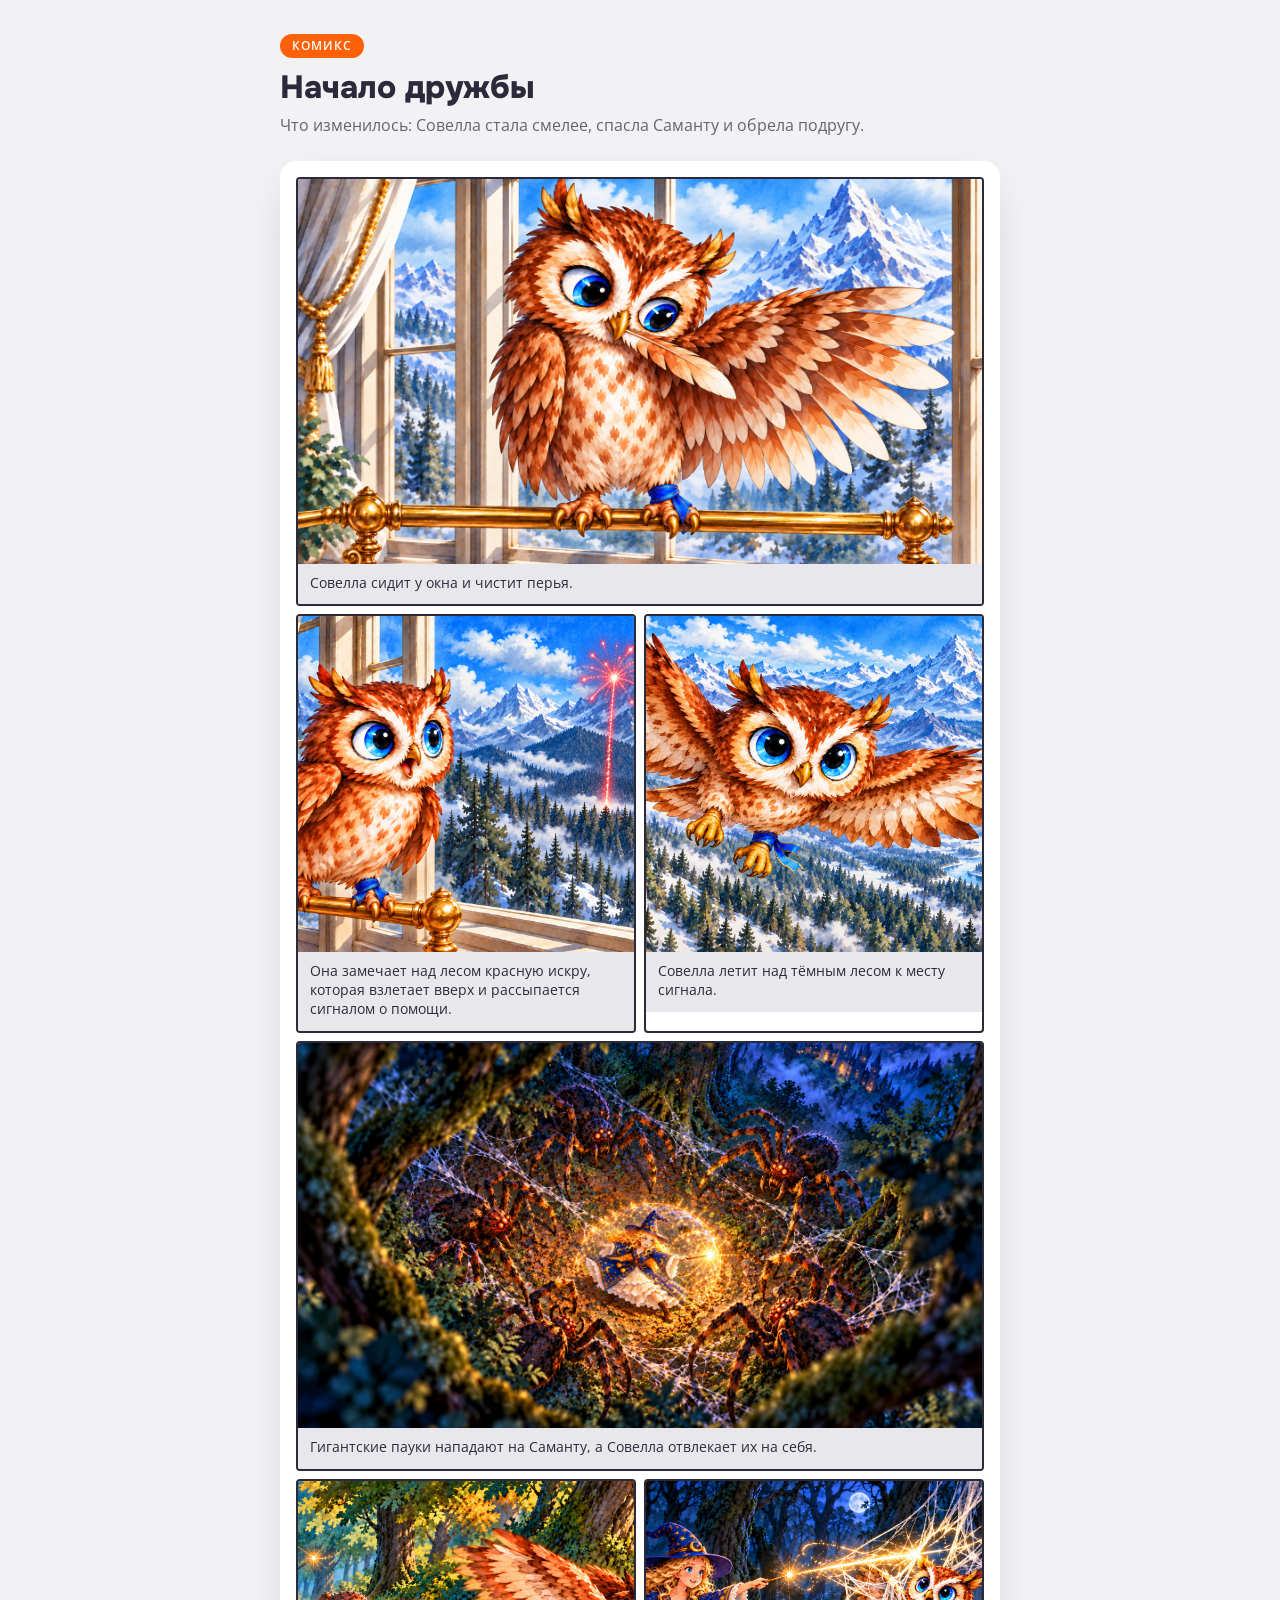
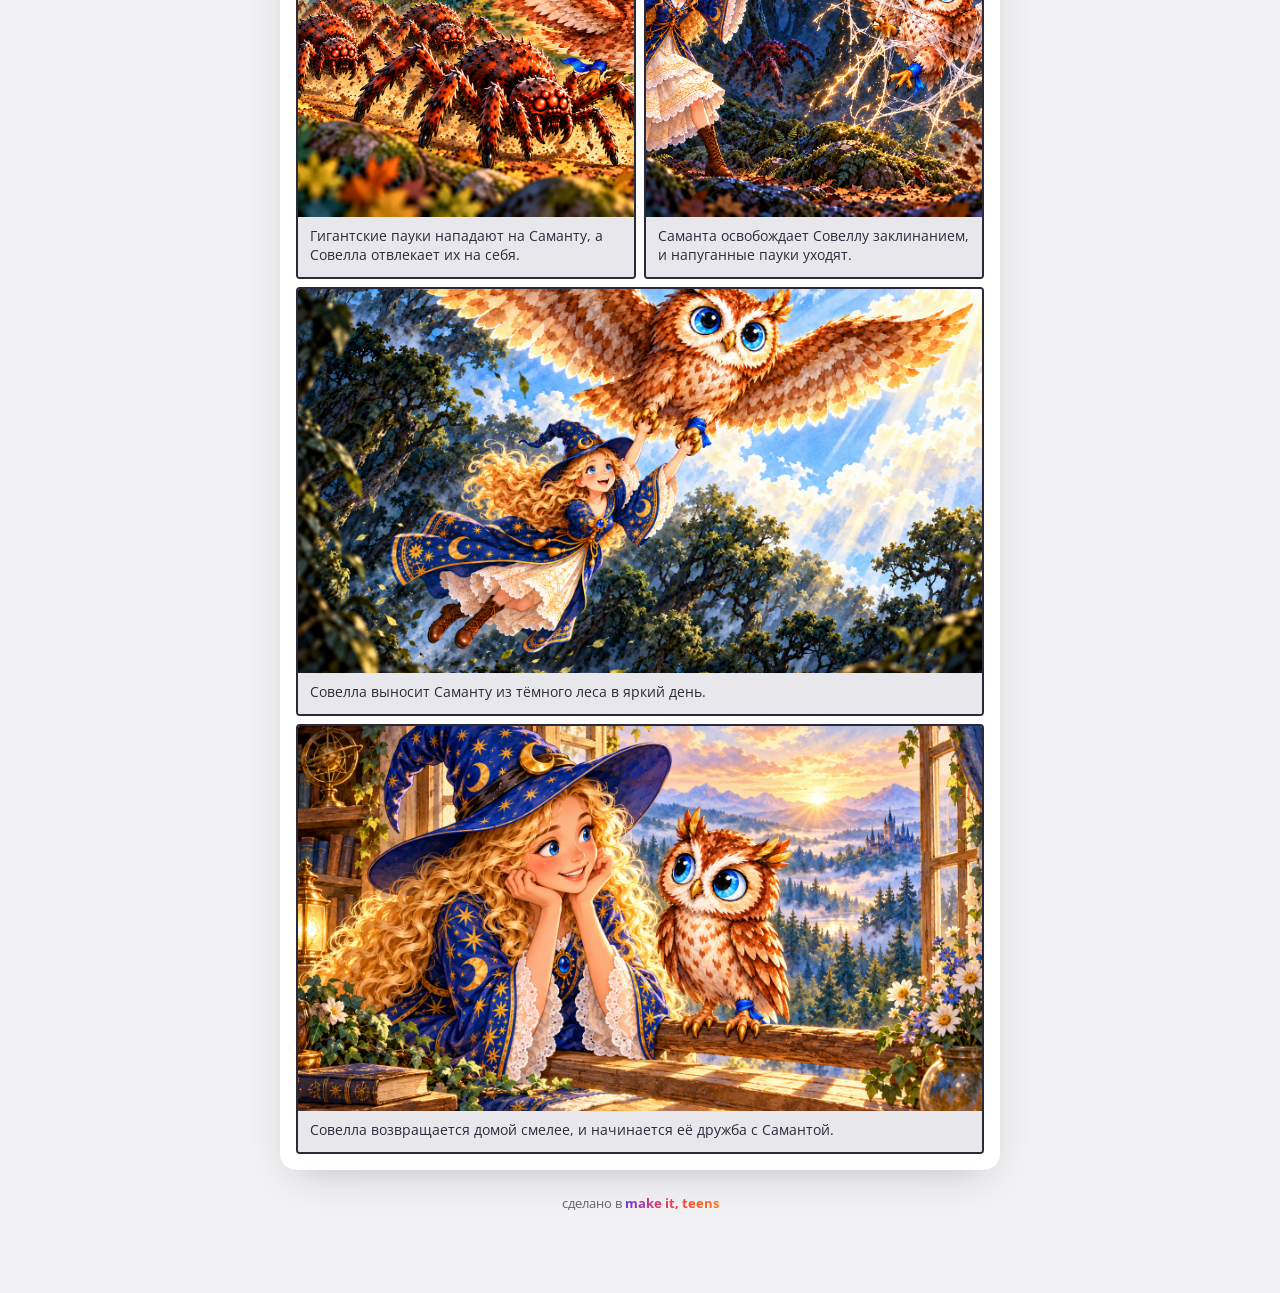
<file: comic/index.html>
<!doctype html>
<!--
  Комикс ученика make it, teens. Страницу кладёт плагин один раз — дальше она твоя.
  Данные — comic.json; рядом comic.data.js (то же самое для открытия двойным кликом:
  из file:// браузер не даёт читать comic.json). Картинки — frames/, пути только внутри этой папки.
-->
<html lang="ru">
<head>
  <meta charset="utf-8">
  <meta name="viewport" content="width=device-width, initial-scale=1">
  <title>Мой комикс</title>
  <link rel="preconnect" href="https://fonts.googleapis.com">
  <link rel="preconnect" href="https://fonts.gstatic.com" crossorigin>
  <link href="https://fonts.googleapis.com/css2?family=Onest:wght@600;800&family=Open+Sans:wght@400;600&display=swap" rel="stylesheet">
  <style>/* Токены стиля make it, teens — PLAN.md К10, с сайта teens.make-it.kz (assets/css/base.css).
   Единственная копия: панель и шаблон комикса берут файл при сборке.
   Префикс --mk- — чтобы не пересекаться с переменными стилей SDK (--accent, --radius, --card). */
:root {
  --mk-bg: #f2f2f4; --mk-bg-card: #ffffff; --mk-bg-alt: #e8e8ec; --mk-bg-dark: #211f2b;
  --mk-ink: #2a2a3a; --mk-ink-soft: #64646e; --mk-ink-invert: #f5f1ea; --mk-line: #dcdce2;
  --mk-accent: #ff6109; --mk-accent-hover: #ee5500; --mk-accent-ink: #ffffff;
  --mk-blue: #2d6cdf; --mk-blue-soft: #e8efff; --mk-sun: #ffd86b; --mk-warn: #ff8d66;
  --mk-teens-gradient: linear-gradient(90deg, #6a35ee, #d6336c, #ff4b2b, #ff7a1a);
  --mk-font: "Open Sans", "Segoe UI", Roboto, sans-serif;
  --mk-font-head: "Onest", var(--mk-font);
  --mk-radius: 16px; --mk-radius-sm: 10px;
  --mk-shadow: 0 14px 40px -18px rgba(42, 42, 58, 0.32);
}
/* Тёмная тема Codex: data-theme ставит applyDocumentTheme из SDK. Акценты те же.
   Фон — нейтральный тёмно-серый в тон окна Codex (фиолетовый #211f2b с сайта выбивался рядом с чатом). */
[data-theme="dark"] {
  --mk-bg: #1b1b1b; --mk-ink: #f2f2f2; --mk-bg-card: #262626; --mk-line: #363636;
  /* не из К10: без них кнопки и подписи в тёмной теме сливаются (вёрстка шага 9) */
  --mk-bg-alt: #363636; --mk-ink-soft: #ababab;
}
</style>
  <style>
    * { box-sizing: border-box; margin: 0; padding: 0; }
    body { background: var(--mk-bg); color: var(--mk-ink); font-family: var(--mk-font); line-height: 1.5; }
    .wrap { max-width: 760px; margin: 0 auto; padding: 32px 20px 80px; }
    .pin {
      display: inline-block; font-size: 12px; font-weight: 600; text-transform: uppercase; letter-spacing: 1px;
      color: var(--mk-accent-ink); background: var(--mk-accent); border-radius: 999px; padding: 3px 12px;
    }
    h1 { font-family: var(--mk-font-head); font-weight: 800; font-size: 32px; line-height: 1.15; margin: 12px 0 6px; }
    .change { color: var(--mk-ink-soft); margin-bottom: 24px; }
    .page { background: var(--mk-bg-card); border-radius: var(--mk-radius); box-shadow: var(--mk-shadow); padding: 16px; }
    .grid { display: grid; grid-template-columns: 1fr 1fr; gap: 8px; }
    .frame {
      display: flex; flex-direction: column; overflow: hidden;
      background: #fff; border: 2px solid var(--mk-ink); border-radius: 4px;
    }
    .frame[data-variant="full"] { grid-column: 1 / -1; }
    .frame img { display: block; width: 100%; height: auto; aspect-ratio: 1 / 1; object-fit: cover; }
    .frame[data-variant="full"] img { aspect-ratio: 16 / 9; }
    .frame figcaption {
      padding: 10px 12px 12px; background: var(--mk-bg-alt); color: var(--mk-ink);
      font-size: 14px; line-height: 1.35;
    }
    .empty { text-align: center; color: var(--mk-ink-soft); padding: 48px 24px; }
    .empty p + p { margin-top: 8px; font-size: 14px; }
    footer { margin-top: 24px; text-align: center; font-size: 13px; color: var(--mk-ink-soft); }
    footer b { background: var(--mk-teens-gradient); -webkit-background-clip: text; background-clip: text; color: transparent; }
  </style>
</head>
<body>
<div class="wrap">
  <span class="pin">Комикс</span>
  <h1 id="title">Мой комикс</h1>
  <p class="change" id="change"></p>
  <div class="page" id="page"></div>
  <footer>сделано в <b>make it, teens</b></footer>
</div>
<script src="comic.data.js"></script>
<script>
  // Ритм ленты, как в курсе: целый кадр → два половинных → целый…; одинокий последний — целый.
  function variant(i, total) {
    const pos = i % 3;
    return pos === 0 || (pos === 1 && i === total - 1) ? 'full' : 'half';
  }

  function render(comic) {
    const page = document.getElementById('page');
    const frames = (comic && comic.frames) || [];
    const story = (comic && comic.story) || [];
    if (comic && comic.title) {
      document.getElementById('title').textContent = comic.title;
      document.title = comic.title;
    }
    if (comic && comic.change) document.getElementById('change').textContent = 'Что изменилось: ' + comic.change;
    if (frames.length === 0) {
      page.innerHTML = '<div class="empty"><p>Здесь появится твой комикс.</p><p>Сначала придумаешь историю, потом нарисуешь кадры.</p></div>';
      return;
    }
    const grid = document.createElement('div');
    grid.className = 'grid';
    frames.forEach(function (frame, i) {
      const figure = document.createElement('figure');
      figure.className = 'frame';
      figure.dataset.variant = variant(i, frames.length);
      const img = document.createElement('img');
      img.src = frame.image;
      img.alt = '';
      figure.append(img);
      const scene = story[frame.scene];
      if (scene && scene.text) {
        const caption = document.createElement('figcaption');
        caption.textContent = scene.text;
        figure.append(caption);
      }
      grid.append(figure);
    });
    page.replaceChildren(grid);
  }

  if (window.COMIC) render(window.COMIC);
  else fetch('comic.json').then(function (r) { return r.json(); }).then(render).catch(function () { render(null); });
</script>
</body>
</html>
</file>
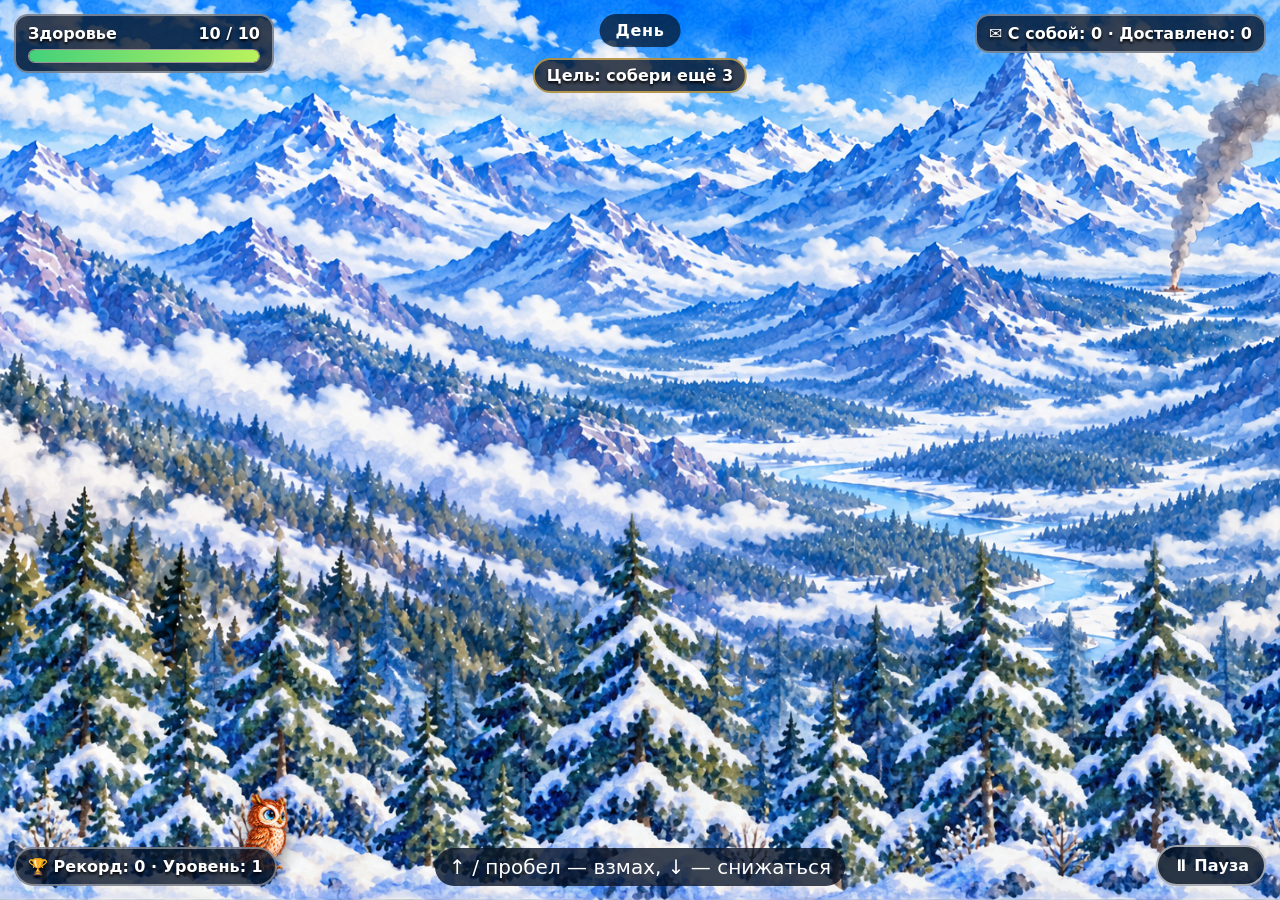
<file: game/index.html>
<!doctype html>
<html lang="ru">
<head>
  <meta charset="utf-8">
  <meta name="viewport" content="width=device-width, initial-scale=1">
  <title>Путешествие Совеллы</title>
  <style>
    * { box-sizing: border-box; }
    body {
      margin: 0;
      width: 100vw;
      height: 100vh;
      overflow: hidden;
      background: #0c1830;
      color: white;
      font-family: system-ui, sans-serif;
    }
    .game { position: relative; width: 100vw; height: 100vh; text-align: center; }
    .stage {
      position: relative;
      width: 100%;
      height: 100%;
      overflow: hidden;
      border: 0;
      border-radius: 0;
      background: #102340;
      box-shadow: 0 20px 60px #0009;
    }
    .scene {
      position: absolute;
      inset: 0;
      background-position: center;
      background-size: cover;
      background-repeat: no-repeat;
      opacity: 0;
      transform: scale(1.015);
      transition: opacity 8s ease-in-out;
    }
    .scene.active { opacity: 1; }
    .parallax {
      position: absolute;
      inset: 0;
      z-index: 1;
      pointer-events: none;
      background-repeat: repeat-x;
      background-position-y: bottom;
    }
    .parallax.far {
      opacity: .32;
      background-size: 760px 210px;
      background-image: url("data:image/svg+xml,%3Csvg xmlns='http://www.w3.org/2000/svg' width='760' height='210' viewBox='0 0 760 210'%3E%3Cpath fill='%238bb4d5' d='M0 210V165L90 92l72 66L285 45l104 112L500 72l95 86L688 58l72 91v61Z'/%3E%3C/svg%3E");
    }
    .parallax.mid {
      opacity: .42;
      background-size: 560px 185px;
      background-image: url("data:image/svg+xml,%3Csvg xmlns='http://www.w3.org/2000/svg' width='560' height='185' viewBox='0 0 560 185'%3E%3Cg fill='%23225358'%3E%3Cpath d='M0 185h560v-28H0z'/%3E%3Cpath d='m25 162 38-105 38 105zm95 0 31-82 31 82zm70 0 43-125 43 125zm120 0 34-92 34 92zm78 0 45-132 45 132zm105 0 30-85 30 85z'/%3E%3C/g%3E%3C/svg%3E");
    }
    .parallax.near {
      opacity: .96;
      background-size: auto 62%;
      background-image: url("parallax-trees.png");
    }
    .hero {
      position: absolute;
      left: 4%;
      bottom: 3%;
      width: 5.25%;
      max-height: 14.7%;
      object-fit: contain;
      transform-origin: center bottom;
      user-select: none;
      pointer-events: none;
      filter: drop-shadow(0 10px 8px #0007);
      z-index: 2;
      will-change: bottom, transform;
      transition: transform 120ms ease-out;
    }
    .hero.flying {
      width: 10.15%;
      max-height: 16.8%;
    }
    .place-name {
      position: absolute;
      top: 14px;
      left: 50%;
      transform: translateX(-50%);
      padding: 7px 16px;
      border-radius: 999px;
      background: #071325b8;
      font-weight: 800;
      letter-spacing: .04em;
      z-index: 3;
    }
    .hud {
      position: absolute;
      inset: 14px 14px auto 14px;
      z-index: 5;
      display: flex;
      justify-content: space-between;
      align-items: flex-start;
      pointer-events: none;
    }
    .health-card, .letter-count {
      padding: 8px 12px;
      border-radius: 14px;
      background: #071325c9;
      border: 2px solid #ffffff66;
      font-weight: 800;
      text-shadow: 0 2px 3px #000;
    }
    .health-card { width: min(34%, 260px); text-align: left; }
    .health-row { display: flex; justify-content: space-between; gap: 8px; }
    .health-shell {
      height: 14px;
      margin-top: 6px;
      overflow: hidden;
      border-radius: 999px;
      background: #2c1520;
      border: 1px solid #ffffff88;
    }
    .health-fill {
      height: 100%;
      width: 100%;
      background: linear-gradient(90deg, #43d17b, #b9f35d);
      transition: width .35s ease, background .35s ease;
    }
    .entity {
      position: absolute;
      z-index: 2;
      transform: translate(-50%, -50%);
      pointer-events: none;
      user-select: none;
    }
    .letter {
      width: clamp(42px, 6vw, 72px);
      aspect-ratio: 1.5;
      background: center / contain no-repeat url("letter.png");
      filter: drop-shadow(0 5px 6px #0008);
    }
    .letter.dropped { filter: drop-shadow(0 0 8px #7ed8ff); }
    .predator {
      width: clamp(66px, 11vw, 128px);
      aspect-ratio: 1.5;
      background: center / contain no-repeat url("predator.png");
      filter: brightness(1.35) saturate(1.2) contrast(1.08)
              drop-shadow(0 0 4px #d9ecffcc) drop-shadow(0 7px 6px #0009);
    }
    .storm-cloud {
      width: clamp(90px, 16vw, 180px);
      aspect-ratio: 1.5;
      background: center / contain no-repeat url("storm-cloud.png");
      filter: brightness(1.3) saturate(1.3) contrast(1.08)
              drop-shadow(0 0 6px #bde9ffff) drop-shadow(0 8px 9px #000b);
    }
    .delivery {
      width: clamp(150px, 18vw, 340px);
      height: 94%;
      background: center bottom / contain no-repeat url("post-tower-v2.png");
      filter: drop-shadow(0 10px 10px #0009);
    }
    .landing-zone {
      position: absolute;
      left: 1%;
      top: 58%;
      width: 38%;
      height: 5.5%;
      border-radius: 999px;
      background: #ffe78a22;
      box-shadow: 0 0 13px 5px #ffe78a77;
      animation: landing-glow 1s ease-in-out infinite alternate;
    }
    @keyframes landing-glow { to { box-shadow: 0 0 20px 8px #ffe78aaa; } }
    .hero.landing {
      animation: owl-landing .8s ease-out both;
    }
    @keyframes owl-landing {
      0% { transform: scaleX(1) rotate(9deg) translateY(-14px); }
      55% { transform: scaleX(1) rotate(-3deg) translateY(4px); }
      78% { transform: scaleX(1) rotate(2deg) translateY(-2px); }
      100% { transform: scaleX(1) rotate(0deg) translateY(0); }
    }
    .lightning-flash {
      position: absolute;
      inset: 0;
      z-index: 6;
      pointer-events: none;
      opacity: 0;
      background: #eaf7ff;
    }
    .lightning-flash.hit { animation: lightning-hit .45s ease-out; }
    @keyframes lightning-hit { 0%, 35% { opacity: .9; } 18%, 60% { opacity: .15; } 100% { opacity: 0; } }
    .toast {
      position: absolute;
      z-index: 7;
      left: 50%;
      bottom: 9%;
      transform: translateX(-50%);
      max-width: 80%;
      padding: 9px 16px;
      border-radius: 999px;
      background: #071325dc;
      font-weight: 800;
      opacity: 0;
      transition: opacity .2s ease;
      pointer-events: none;
    }
    .toast.show { opacity: 1; }
    .death-screen {
      position: absolute;
      inset: 0;
      z-index: 10;
      display: none;
      place-items: center;
      background: #071325d9;
      text-align: center;
      font-size: clamp(24px, 5vw, 52px);
      font-weight: 900;
      text-shadow: 0 4px 8px #000;
    }
    .death-screen.show { display: grid; }
    .death-screen small { display: block; margin-top: 12px; font-size: .42em; }
    .pause-button {
      position: absolute;
      right: 14px;
      bottom: 14px;
      z-index: 11;
      padding: 9px 15px;
      border: 2px solid #ffffff99;
      border-radius: 999px;
      background: #071325d9;
      color: white;
      font: inherit;
      font-weight: 800;
      cursor: pointer;
    }
    .pause-button:hover { background: #17345e; }
    .pause-screen {
      position: absolute;
      inset: 0;
      z-index: 9;
      display: none;
      place-items: center;
      background: #07132599;
      font-size: clamp(32px, 7vw, 72px);
      font-weight: 900;
      text-shadow: 0 4px 8px #000;
      pointer-events: none;
    }
    .pause-screen.show { display: grid; }
    .record {
      position: absolute;
      left: 14px;
      bottom: 14px;
      z-index: 5;
      padding: 8px 12px;
      border: 2px solid #ffffff66;
      border-radius: 999px;
      background: #071325c9;
      font-weight: 800;
      text-shadow: 0 2px 3px #000;
      pointer-events: none;
    }
    .mission {
      position: absolute;
      left: 50%;
      top: 58px;
      z-index: 5;
      transform: translateX(-50%);
      padding: 6px 12px;
      border-radius: 999px;
      background: #071325c9;
      border: 2px solid #f2c14eaa;
      font-weight: 800;
      text-shadow: 0 2px 3px #000;
      pointer-events: none;
      white-space: nowrap;
    }
    .hint {
      position: absolute;
      left: 50%;
      bottom: 14px;
      z-index: 12;
      transform: translateX(-50%);
      margin: 0;
      padding: 7px 14px;
      border-radius: 999px;
      background: #071325c9;
      font-size: clamp(14px, 1.7vw, 20px);
      pointer-events: none;
      white-space: nowrap;
    }
  </style>
</head>
<body>
  <main class="game">
    <section class="stage" id="stage" aria-label="Игровое поле">
      <div class="scene active" id="sceneA"></div>
      <div class="scene" id="sceneB"></div>
      <div class="parallax far" id="parallaxFar"></div>
      <div class="parallax mid" id="parallaxMid"></div>
      <div class="parallax near" id="parallaxNear"></div>
      <div class="place-name" id="placeName">День</div>
      <div class="hud">
        <div class="health-card">
          <div class="health-row"><span>Здоровье</span><span id="healthText">10 / 10</span></div>
          <div class="health-shell"><div class="health-fill" id="healthFill"></div></div>
        </div>
        <div class="letter-count" id="letterCount">✉ Письма: 0</div>
      </div>
      <div class="mission" id="mission">Цель: собери 3 письма</div>
      <img class="hero" id="hero" src="hero.png" alt="Совелла">
      <div class="lightning-flash" id="lightningFlash"></div>
      <div class="toast" id="toast"></div>
      <div class="death-screen" id="deathScreen">
        <div>Вы проиграли<small>Начните заново, чтобы отыграться — нажмите R</small></div>
      </div>
      <div class="pause-screen" id="pauseScreen">Пауза</div>
      <button class="pause-button" id="pauseButton" type="button">⏸ Пауза</button>
      <div class="record" id="record">🏆 Рекорд: 0</div>
    </section>
    <p class="hint">↑ / пробел — взмах, ↓ — снижаться</p>
  </main>
  <script>
    const stage = document.querySelector('#stage');
    const hero = document.querySelector('#hero');
    const placeName = document.querySelector('#placeName');
    const healthFill = document.querySelector('#healthFill');
    const healthText = document.querySelector('#healthText');
    const letterCount = document.querySelector('#letterCount');
    const lightningFlash = document.querySelector('#lightningFlash');
    const toast = document.querySelector('#toast');
    const deathScreen = document.querySelector('#deathScreen');
    const pauseScreen = document.querySelector('#pauseScreen');
    const pauseButton = document.querySelector('#pauseButton');
    const record = document.querySelector('#record');
    const mission = document.querySelector('#mission');
    const scenes = [document.querySelector('#sceneA'), document.querySelector('#sceneB')];
    const parallaxLayers = [
      document.querySelector('#parallaxFar'),
      document.querySelector('#parallaxMid'),
      document.querySelector('#parallaxNear')
    ];
    const places = [
      { image: 'place-1.png', name: 'День' },
      { image: 'place-2.png', name: 'Ночь' },
      { image: 'place-3.png', name: 'Гроза' }
    ];
    const dayCycle = [0, 1, 0, 1, 2];
    const flapFrames = [
      'fly-1.png',
      'fly-2.png',
      'fly-3.png',
      'fly-4.png',
      'fly-5.png',
      'fly-4.png',
      'fly-3.png',
      'fly-2.png'
    ];
    [...flapFrames, 'glide.png', 'hero.png'].forEach(src => {
      const image = new Image();
      image.src = src;
    });

    let place = 0;
    let cycleStep = 0;
    let activeScene = 0;
    const x = 0.18;
    let y = 0;
    let velocityY = 0;
    const maxFlightHeight = 0.80;
    let facing = 1;
    let flapFrame = 0;
    let lastFrameChange = 0;
    let lastLift = 0;
    let worldX = 0;
    let health = 10;
    let lettersHeld = 0;
    let deliveredLetters = 0;
    let deliveries = 0;
    let difficulty = 1;
    let bestLetters = Number(localStorage.getItem('sovellaBestDelivered') || 0);
    let nightNumber = 0;
    let lastSpawn = 0;
    let lastHeal = 0;
    let lastDeliverySpawn = 0;
    let deliveryTarget = null;
    let toastTimer = 0;
    let dead = false;
    let paused = false;
    let landing = false;
    let previousFrameTime = 0;
    let cycleElapsed = 0;
    let audioContext = null;
    const entities = [];
    const pressed = new Set();

    function unlockAudio() {
      if (!audioContext) {
        const AudioContextClass = window.AudioContext || window.webkitAudioContext;
        if (!AudioContextClass) return null;
        audioContext = new AudioContextClass();
      }
      if (audioContext.state === 'suspended') audioContext.resume();
      return audioContext;
    }

    function playTone(frequency, duration, type = 'sine', delay = 0, endFrequency = frequency) {
      const audio = unlockAudio();
      if (!audio) return;
      const start = audio.currentTime + delay;
      const oscillator = audio.createOscillator();
      const gain = audio.createGain();
      oscillator.type = type;
      oscillator.frequency.setValueAtTime(frequency, start);
      oscillator.frequency.exponentialRampToValueAtTime(Math.max(20, endFrequency), start + duration);
      gain.gain.setValueAtTime(0.0001, start);
      gain.gain.exponentialRampToValueAtTime(0.18, start + 0.015);
      gain.gain.exponentialRampToValueAtTime(0.0001, start + duration);
      oscillator.connect(gain);
      gain.connect(audio.destination);
      oscillator.start(start);
      oscillator.stop(start + duration + 0.02);
    }

    function playSound(eventName) {
      if (eventName === 'collect') {
        playTone(620, 0.11, 'triangle', 0, 920);
      } else if (eventName === 'deliver') {
        playTone(523, 0.16, 'triangle');
        playTone(659, 0.16, 'triangle', 0.11);
        playTone(784, 0.24, 'triangle', 0.22);
      } else if (eventName === 'predator') {
        playTone(190, 0.3, 'sawtooth', 0, 70);
      } else if (eventName === 'cloud') {
        playTone(95, 0.42, 'square', 0, 38);
        playTone(58, 0.5, 'sawtooth', 0.04, 28);
      }
    }

    function updateHud() {
      healthText.textContent = `${health.toFixed(1).replace('.0', '')} / 10`;
      healthFill.style.width = `${health * 10}%`;
      healthFill.style.background = health > 5
        ? 'linear-gradient(90deg, #43d17b, #b9f35d)'
        : health > 2.5 ? '#ffc247' : '#ff5a5f';
      letterCount.textContent = `✉ С собой: ${lettersHeld} · Доставлено: ${deliveredLetters}`;
      record.textContent = `🏆 Рекорд: ${bestLetters} · Уровень: ${difficulty}`;
      mission.textContent = deliveryTarget
        ? 'Цель: мягко сядь на светящуюся площадку'
        : lettersHeld >= 3 ? 'Цель: башня уже близко' : `Цель: собери ещё ${3 - lettersHeld}`;
    }

    function say(text) {
      toast.textContent = text;
      toast.classList.add('show');
      clearTimeout(toastTimer);
      toastTimer = setTimeout(() => toast.classList.remove('show'), 1800);
    }

    function addEntity(type, xPos, yPos, vx = 0, availableNight = 0) {
      const node = document.createElement('div');
      node.className = `entity ${type}`;
      if (type === 'delivery') {
        const landingZone = document.createElement('div');
        landingZone.className = 'landing-zone';
        node.appendChild(landingZone);
      }
      stage.appendChild(node);
      const entity = { type, x: xPos, y: yPos, vx, vy: 0, availableNight, node };
      entities.push(entity);
      drawEntity(entity);
      return entity;
    }

    function drawEntity(entity) {
      entity.node.style.left = `${entity.x * 100}%`;
      if (entity.type === 'delivery') {
        entity.node.style.top = 'auto';
        entity.node.style.bottom = '0';
        entity.node.style.transform = 'translateX(-50%)';
      } else {
        entity.node.style.top = `${entity.y * 100}%`;
      }
    }

    function removeEntity(entity) {
      const index = entities.indexOf(entity);
      if (index >= 0) entities.splice(index, 1);
      if (entity === deliveryTarget) deliveryTarget = null;
      entity.node.remove();
    }

    function clearEntities(types) {
      [...entities].forEach(entity => {
        if (types.includes(entity.type)) removeEntity(entity);
      });
    }

    function spawnLetter() {
      addEntity('letter', 1.06, 0.18 + Math.random() * 0.62, -(0.0034 + difficulty * 0.00016));
    }

    function spawnPredator() {
      addEntity('predator', 1.1, 0.16 + Math.random() * 0.66, -(0.0042 + difficulty * 0.00045));
    }

    function spawnCloud() {
      addEntity('storm-cloud', 1.12, 0.15 + Math.random() * 0.58, -(0.0025 + difficulty * 0.00032));
    }

    function spawnDelivery() {
      deliveryTarget = addEntity('delivery', 1.14, 0, -(0.00135 + difficulty * 0.00011));
      lastDeliverySpawn = performance.now();
      updateHud();
      say('Почтовая башня впереди!');
    }

    function landOnTower(entity, now) {
      if (landing || lettersHeld === 0) return;
      const zone = entity.node.querySelector('.landing-zone');
      const stageRect = stage.getBoundingClientRect();
      const zoneRect = zone.getBoundingClientRect();
      landing = true;
      entity.vx = 0;
      pressed.clear();
      velocityY = 0;
      y = Math.max(0, Math.min(0.72, (stageRect.bottom - zoneRect.top) / stageRect.height - 0.03));
      hero.src = 'hero.png';
      hero.classList.remove('flying');
      hero.classList.add('landing');
      updateHero();
      say('Точная посадка!');

      setTimeout(() => {
        const deliveredNow = lettersHeld;
        deliveredLetters += deliveredNow;
        deliveries += 1;
        lettersHeld = 0;
        difficulty = Math.min(10, 1 + Math.floor(deliveredLetters / 5));
        if (deliveredLetters > bestLetters) {
          bestLetters = deliveredLetters;
          localStorage.setItem('sovellaBestDelivered', String(bestLetters));
        }
        entity.delivered = true;
        entity.vx = -(0.00135 + difficulty * 0.00011);
        entity.node.querySelector('.landing-zone').style.display = 'none';
        deliveryTarget = null;
        lastDeliverySpawn = performance.now();
        playSound('deliver');
        hero.classList.remove('landing');
        landing = false;
        velocityY = 0.007;
        updateHud();
        say(`Доставлено писем: ${deliveredNow}!`);
      }, 800);
    }

    function dropLetters() {
      if (lettersHeld === 0) return;
      const rect = stage.getBoundingClientRect();
      const heroRect = hero.getBoundingClientRect();
      const centerX = (heroRect.left + heroRect.width / 2 - rect.left) / rect.width;
      const centerY = (heroRect.top + heroRect.height / 2 - rect.top) / rect.height;
      const droppedCount = 1;
      lettersHeld -= 1;
      for (let i = 0; i < droppedCount; i += 1) {
        const dropped = addEntity(
          'letter dropped',
          Math.max(.04, Math.min(.96, centerX + (Math.random() - .5) * .12)),
          Math.max(.1, Math.min(.86, centerY + (Math.random() - .5) * .08)),
          0,
          nightNumber + 1
        );
        dropped.type = 'dropped';
        dropped.vy = 0.004 + Math.random() * 0.003;
      }
      updateHud();
      say('Хищник выбил одно письмо');
    }

    function die() {
      if (deliveredLetters > bestLetters) {
        bestLetters = deliveredLetters;
        localStorage.setItem('sovellaBestDelivered', String(bestLetters));
        updateHud();
      }
      dead = true;
      pressed.clear();
      deathScreen.classList.add('show');
    }

    function strikeLightning() {
      health = Math.max(0, health - 2.5);
      lightningFlash.classList.remove('hit');
      void lightningFlash.offsetWidth;
      lightningFlash.classList.add('hit');
      updateHud();
      if (health === 0) die();
      else say('Молния! −2,5 здоровья');
    }

    function intersects(first, second) {
      return first.left < second.right && first.right > second.left
        && first.top < second.bottom && first.bottom > second.top;
    }

    function onPhaseChange(nextPlace) {
      lastSpawn = 0;
      lastHeal = performance.now();
      clearEntities(['letter', 'predator', 'storm-cloud']);
      if (nextPlace === 1) nightNumber += 1;
      if (nextPlace === 2) {
        const fallen = entities.filter(entity => entity.type === 'dropped').length;
        clearEntities(['dropped']);
        if (fallen > 0) say(`Гроза испепелила письма: ${fallen}`);
      }
      entities.forEach(entity => {
        if (entity.type === 'dropped') {
          entity.node.style.display = nextPlace === 1 && entity.availableNight <= nightNumber ? 'block' : 'none';
        }
      });
    }

    function showPlace(nextPlace, immediate = false) {
      place = nextPlace;
      placeName.textContent = places[place].name;
      onPhaseChange(nextPlace);
      if (immediate) {
        scenes[0].style.backgroundImage = `url("${places[place].image}")`;
        scenes[0].classList.add('active');
        scenes[1].classList.remove('active');
        activeScene = 0;
        return;
      }
      const incoming = activeScene === 0 ? 1 : 0;
      scenes[incoming].style.backgroundImage = `url("${places[place].image}")`;
      requestAnimationFrame(() => {
        scenes[incoming].classList.add('active');
        scenes[activeScene].classList.remove('active');
        activeScene = incoming;
      });
    }

    function updateHero() {
      hero.style.left = `${x * 100}%`;
      hero.style.bottom = `calc(3% + ${y * 100}%)`;
      const tilt = y > 0 && velocityY > 0.002 ? -5 : y > 0 ? 4 : 0;
      hero.style.transform = `scaleX(${facing}) rotate(${tilt * facing}deg)`;
    }

    function updateParallax() {
      parallaxLayers[0].style.backgroundPositionX = `${-worldX * 0.16}px`;
      parallaxLayers[1].style.backgroundPositionX = `${-worldX * 0.43}px`;
      parallaxLayers[2].style.backgroundPositionX = `${-worldX}px`;
    }

    function updateGameplay(now) {
      if (place === 0 && health > 0 && health < 10 && now - lastHeal >= 2000) {
        health = Math.min(10, health + 1.5);
        lastHeal = now;
        updateHud();
      }
      const letterDelay = Math.max(1050, 1900 - difficulty * 70);
      const predatorDelay = Math.max(950, 2100 - difficulty * 120);
      const cloudDelay = Math.max(1100, 2400 - difficulty * 130);
      if (place === 0 && now - lastSpawn > letterDelay && entities.filter(e => e.type === 'letter').length < 8) {
        spawnLetter();
        lastSpawn = now;
      }
      if (place === 1 && now - lastSpawn > predatorDelay) {
        spawnPredator();
        lastSpawn = now;
      }
      if (place === 2 && now - lastSpawn > cloudDelay) {
        spawnCloud();
        lastSpawn = now;
      }
      if (lettersHeld >= 3 && !deliveryTarget && now - lastDeliverySpawn > 2200) spawnDelivery();

      const heroRect = hero.getBoundingClientRect();
      for (const entity of [...entities]) {
        entity.x += entity.vx;
        if (entity.type === 'dropped' && entity.y < .88) entity.y = Math.min(.88, entity.y + entity.vy);
        if (entity.x < -.15) {
          const missedDelivery = entity.type === 'delivery' && !entity.delivered;
          removeEntity(entity);
          if (missedDelivery) {
            lastDeliverySpawn = now;
            say('Башня осталась позади — следующая появится скоро');
            updateHud();
          }
          continue;
        }
        drawEntity(entity);

        const canCollect = entity.type === 'letter'
          || (entity.type === 'dropped' && place === 1 && entity.availableNight <= nightNumber);
        if (entity.node.style.display === 'none') continue;
        if (entity.type === 'delivery') {
          if (entity.delivered) continue;
          const landingZone = entity.node.querySelector('.landing-zone');
          const gentleDescent = velocityY <= 0.001 && velocityY >= -0.007;
          if (intersects(heroRect, landingZone.getBoundingClientRect()) && gentleDescent) {
            landOnTower(entity, now);
            break;
          }
          continue;
        }
        if (!intersects(heroRect, entity.node.getBoundingClientRect())) continue;

        if (canCollect) {
          lettersHeld += 1;
          removeEntity(entity);
          playSound('collect');
          updateHud();
        } else if (entity.type === 'predator') {
          playSound('predator');
          dropLetters();
          removeEntity(entity);
        } else if (entity.type === 'storm-cloud') {
          playSound('cloud');
          strikeLightning();
          removeEntity(entity);
        }
      }
    }

    function flap(now) {
      if (now - lastLift < 120) return;
      velocityY = Math.min(velocityY + 0.0055, 0.011);
      lastLift = now;
    }

    addEventListener('keydown', event => {
      unlockAudio();
      if (dead && event.key.toLowerCase() === 'r') {
        location.reload();
        return;
      }
      if (['ArrowUp', 'ArrowDown', ' '].includes(event.key)) {
        event.preventDefault();
      }
      pressed.add(event.key.toLowerCase());
      if ((event.key === 'ArrowUp' || event.key === ' ') && !event.repeat) flap(performance.now());
    });

    addEventListener('keyup', event => pressed.delete(event.key.toLowerCase()));

    pauseButton.addEventListener('click', () => {
      unlockAudio();
      if (dead) return;
      paused = !paused;
      pressed.clear();
      pauseScreen.classList.toggle('show', paused);
      pauseButton.textContent = paused ? '▶ Продолжить' : '⏸ Пауза';
    });

    function frame(now) {
      const delta = previousFrameTime ? Math.min(50, now - previousFrameTime) : 0;
      const frameScale = delta ? delta / (1000 / 60) : 1;
      previousFrameTime = now;
      if (dead || paused || landing) {
        requestAnimationFrame(frame);
        return;
      }
      cycleElapsed += delta;
      if (cycleElapsed >= 15000) {
        cycleElapsed %= 15000;
        cycleStep = (cycleStep + 1) % dayCycle.length;
        showPlace(dayCycle[cycleStep]);
      }
      if (pressed.has('arrowup') || pressed.has(' ')) flap(now);

      const fastDescent = pressed.has('arrowdown');
      velocityY -= (fastDescent ? 0.00075 : 0.00028) * frameScale;
      const fallLimit = fastDescent ? -0.008 : -0.0034;
      if (y > 0 && velocityY < fallLimit) velocityY = fallLimit;
      y += velocityY * frameScale;
      if (y < 0) { y = 0; velocityY = 0; }
      if (y > maxFlightHeight) {
        y = maxFlightHeight;
        if (velocityY > 0) velocityY = 0;
      }

      const airborne = y > 0.002;
      if (airborne) worldX += 1.8;
      hero.classList.toggle('flying', airborne);
      if (!airborne) {
        if (!hero.src.endsWith('/hero.png')) hero.src = 'hero.png';
      } else if (velocityY < -0.0015 && !pressed.has('arrowup') && !pressed.has(' ')) {
        if (!hero.src.endsWith('/glide.png')) hero.src = 'glide.png';
      } else if (now - lastFrameChange > 85) {
        flapFrame = (flapFrame + 1) % flapFrames.length;
        hero.src = flapFrames[flapFrame];
        lastFrameChange = now;
      }

      updateHero();
      updateParallax();
      updateGameplay(now);
      requestAnimationFrame(frame);
    }

    showPlace(dayCycle[0], true);
    updateHero();
    updateParallax();
    updateHud();
    requestAnimationFrame(frame);
  </script>
</body>
</html>
</file>
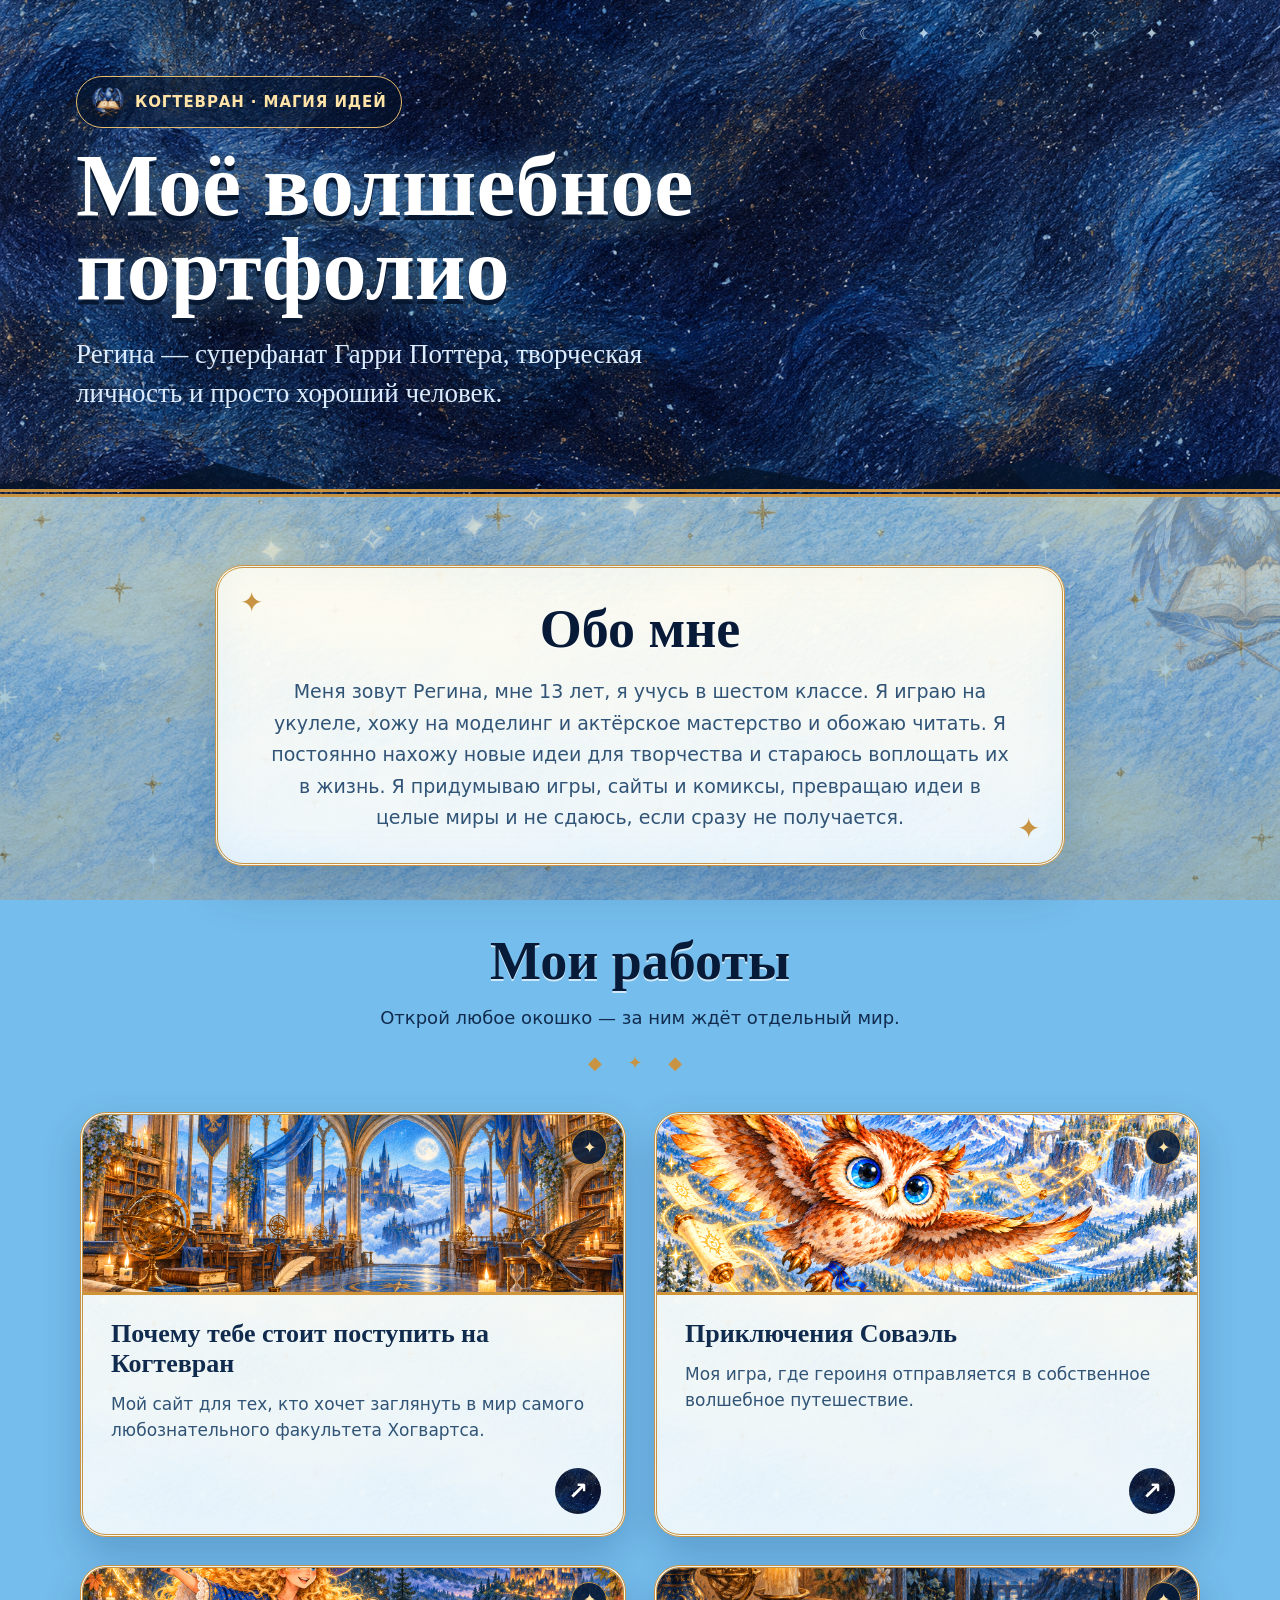
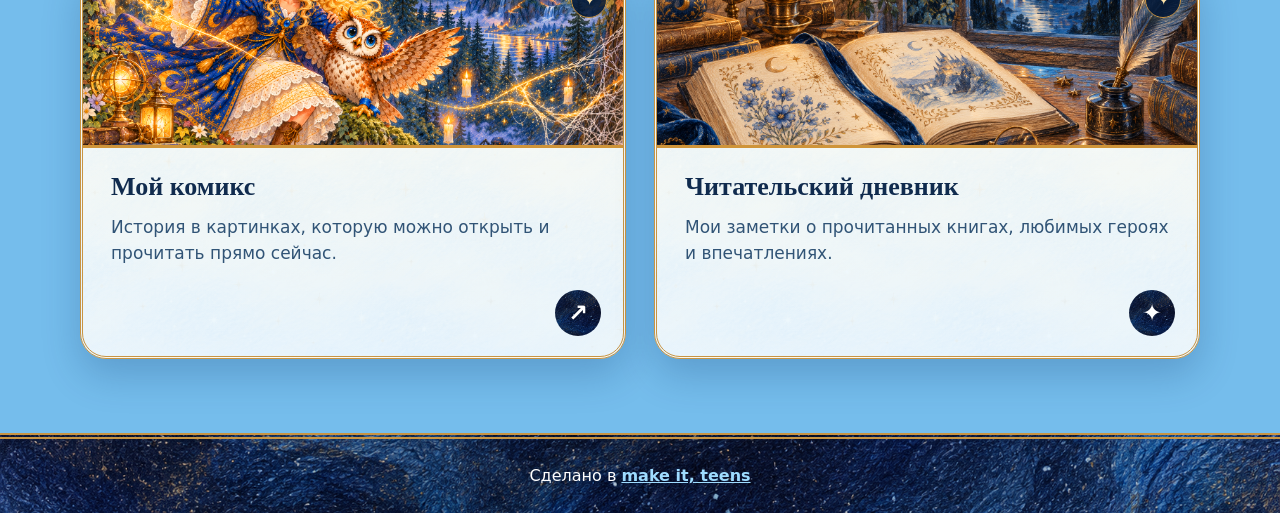
<file: portfolio/index.html>
<!doctype html>
<html lang="ru">
<head>
  <meta charset="utf-8">
  <meta name="viewport" content="width=device-width, initial-scale=1">
  <title>Моё волшебное портфолио</title>
  <style>
    * { box-sizing: border-box; }

    :root {
      --night: #071b38;
      --blue: #174f91;
      --sky: #d9f1ff;
      --paper: #f7fcff;
      --bronze: #c89443;
      --ink: #102b4e;
    }

    body {
      position: relative;
      margin: 0;
      min-height: 100vh;
      color: var(--ink);
      font-family: Georgia, "Times New Roman", serif;
      background:
        linear-gradient(#78c8f344, #2c7ec177),
        #75bdec url("pencil-paper-light.png") center top / cover fixed;
      background-blend-mode: multiply, normal;
      background-attachment: fixed;
    }

    body::before {
      content: "";
      position: fixed;
      z-index: -1;
      inset: 0;
      pointer-events: none;
      background:
        url("ravenclaw-emblem-pencil.png") -90px 18% / 260px no-repeat,
        url("ravenclaw-emblem-pencil.png") calc(100% + 85px) 68% / 240px no-repeat,
        radial-gradient(circle at 18% 38%, #fff 0 3px, transparent 4px),
        radial-gradient(circle at 82% 22%, #fff6c8 0 2px, transparent 3px),
        radial-gradient(circle at 68% 82%, #fff 0 2px, transparent 3px);
      opacity: .3;
      animation: background-drift 10s ease-in-out infinite alternate;
    }

    body::after {
      content: "✦ · ✧ · ✦        ✧ · ✦ · ✧        ✦ · ✧ · ✦";
      position: fixed;
      z-index: -1;
      left: 4%;
      right: 4%;
      top: 54%;
      color: #fff8d9;
      font-size: clamp(18px, 3vw, 34px);
      letter-spacing: 12px;
      text-align: center;
      text-shadow: 0 0 12px #ffffff;
      opacity: .5;
      transform: rotate(-7deg);
      pointer-events: none;
    }

    @keyframes background-drift {
      from { transform: translateY(-8px); }
      to { transform: translateY(12px); }
    }

    header {
      position: relative;
      overflow: hidden;
      min-height: 430px;
      display: grid;
      grid-template-columns: 1fr;
      align-items: center;
      gap: 24px;
      padding: clamp(28px, 6vw, 76px);
      color: white;
      background: #071b38 url("pencil-paper-night.png") center / cover;
      border-bottom: 8px double var(--bronze);
      isolation: isolate;
    }

    header::before {
      content: "☾  ✦  ✧  ✦  ✧  ✦";
      position: absolute;
      top: 24px;
      right: 8%;
      color: #dff6ff;
      letter-spacing: 20px;
      opacity: .75;
    }

    header::after {
      content: "";
      position: absolute;
      z-index: -1;
      left: -5%;
      right: -5%;
      bottom: -82px;
      height: 175px;
      background:
        linear-gradient(135deg, transparent 34%, #041225 35% 65%, transparent 66%) 9% 20px / 90px 130px no-repeat,
        linear-gradient(45deg, transparent 34%, #061a35 35% 65%, transparent 66%) 83% 6px / 120px 155px no-repeat,
        linear-gradient(#061a35, #020b18);
      clip-path: polygon(0 55%, 7% 47%, 12% 58%, 20% 38%, 28% 56%, 38% 45%, 47% 62%, 57% 40%, 68% 55%, 78% 35%, 88% 52%, 94% 42%, 100% 57%, 100% 100%, 0 100%);
      opacity: .82;
    }

    .crest {
      display: inline-flex;
      align-items: center;
      gap: 10px;
      margin-bottom: 16px;
      padding: 8px 14px;
      border: 1px solid #e8bd6d;
      border-radius: 999px;
      color: #ffe3a7;
      background: #04122799;
      font: 700 15px system-ui, sans-serif;
      letter-spacing: .06em;
      text-transform: uppercase;
    }

    .crest img {
      width: 34px;
      height: 34px;
      object-fit: contain;
      filter: drop-shadow(0 2px 5px #0008);
    }

    h1 {
      margin: 0;
      max-width: 760px;
      font-size: clamp(42px, 7vw, 88px);
      line-height: .95;
      text-wrap: balance;
      text-shadow: 0 5px 0 #06172f, 0 0 32px #7ed2ff88;
      font-family: "Segoe Print", "Comic Sans MS", Georgia, serif;
    }

    .intro {
      max-width: 660px;
      margin: 24px 0 0;
      font-size: clamp(19px, 2.4vw, 27px);
      line-height: 1.45;
      color: #dcedff;
    }

    .about-lead {
      max-width: 820px;
      margin: 20px 0 0;
      color: #ffffff;
      font: 18px/1.65 system-ui, sans-serif;
    }

    .hero-wrap {
      position: relative;
      display: grid;
      place-items: center;
      min-height: 310px;
    }

    .hero-wrap::before {
      content: "";
      position: absolute;
      width: min(90%, 330px);
      aspect-ratio: 1;
      border: 3px solid #e8bd6d;
      border-radius: 50%;
      box-shadow: 0 0 0 12px #ffffff12, 0 0 60px #75ccff88;
    }

    .hero-wrap img {
      position: relative;
      width: min(100%, 360px);
      max-height: 360px;
      object-fit: contain;
      filter: drop-shadow(0 18px 15px #0008);
    }

    main {
      width: min(1120px, calc(100% - 32px));
      margin: 0 auto;
      padding: 68px 0 74px;
    }

    .about {
      position: relative;
      max-width: 850px;
      margin: 0 auto 64px;
      padding: 30px clamp(24px, 5vw, 48px);
      text-align: center;
      background: linear-gradient(#fffdf2e8, #eef8ffe8), url("pencil-paper-light.png") center / cover;
      border: 3px double var(--bronze);
      border-radius: 28px;
      box-shadow: 0 20px 48px #0b376b36, inset 0 0 38px #6bbaf21a;
    }

    .about::before,
    .about::after {
      position: absolute;
      color: var(--bronze);
      font-size: 28px;
    }

    .about::before { content: "✦"; top: 18px; left: 22px; }
    .about::after { content: "✦"; right: 22px; bottom: 18px; }

    .about h2 { margin-bottom: 16px; }

    .about p {
      margin: 0;
      color: #315476;
      font: 19px/1.65 system-ui, sans-serif;
    }

    h2 {
      margin: 0 0 12px;
      color: var(--night);
      font-size: clamp(32px, 5vw, 54px);
      text-align: center;
      text-shadow: 0 2px 0 #ffffffaa;
      font-family: "Segoe Print", "Comic Sans MS", Georgia, serif;
    }

    .section-lead {
      margin: 0 auto 36px;
      max-width: 620px;
      text-align: center;
      font: 18px/1.5 system-ui, sans-serif;
    }

    .section-lead::after {
      content: "◆  ✦  ◆";
      display: block;
      margin-top: 18px;
      color: var(--bronze);
      letter-spacing: 10px;
    }

    .works {
      display: grid;
      grid-template-columns: repeat(2, minmax(0, 1fr));
      gap: 28px;
    }

    .work {
      position: relative;
      min-height: 350px;
      display: flex;
      flex-direction: column;
      padding: 28px;
      overflow: hidden;
      color: var(--ink);
      text-decoration: none;
      background: linear-gradient(#fffdf3e8, #e9f6ffe8), url("pencil-paper-light.png") center / cover;
      border: 3px double var(--bronze);
      border-radius: 26px;
      box-shadow: 0 16px 38px #0b376b3d;
      transition: transform .2s ease, box-shadow .2s ease;
    }

    .work::before {
      content: "✦";
      position: absolute;
      z-index: 2;
      top: 14px;
      right: 16px;
      display: grid;
      place-items: center;
      width: 34px;
      height: 34px;
      color: #ffe5a9;
      background: #071b38dd;
      border: 1px solid var(--bronze);
      border-radius: 50%;
      box-shadow: 0 0 18px #fff4a866;
    }

    .work::after {
      content: "↗";
      position: absolute;
      right: 22px;
      bottom: 20px;
      width: 46px;
      height: 46px;
      display: grid;
      place-items: center;
      border-radius: 50%;
      color: white;
      background: var(--blue) url("pencil-paper-night.png") center / 220px;
      font: 700 24px system-ui, sans-serif;
    }

    .work.diary::after { content: "✦"; }

    .work:hover, .work:focus-visible {
      transform: translateY(-9px) rotate(.25deg);
      box-shadow: 0 26px 52px #0b376b66, 0 0 0 5px #ffffff55;
    }

    .icon {
      display: grid;
      place-items: center;
      width: 68px;
      height: 68px;
      margin-bottom: 24px;
      border: 2px solid var(--bronze);
      border-radius: 18px;
      color: white;
      background: var(--night);
      font-size: 34px;
    }

    .work-image {
      width: calc(100% + 56px);
      height: 180px;
      margin: -28px -28px 24px;
      object-fit: cover;
      border-bottom: 3px solid var(--bronze);
      filter: saturate(1.08) contrast(1.04);
    }

    .work h3 {
      margin: 0 0 12px;
      font-size: 26px;
      line-height: 1.15;
      font-family: "Segoe Print", "Comic Sans MS", Georgia, serif;
    }

    .work p {
      margin: 0 0 62px;
      color: #315476;
      font: 17px/1.55 system-ui, sans-serif;
    }

    .identity {
      position: relative;
      overflow: hidden;
      margin: 72px auto 0;
      padding: clamp(38px, 7vw, 76px);
      color: white;
      text-align: center;
      background: #071b38 url("pencil-paper-night.png") center / cover;
      border: 7px double var(--bronze);
      border-radius: 28px;
      box-shadow: 0 20px 48px #0b376b55;
    }

    .identity::before,
    .identity::after {
      content: "";
      position: absolute;
      width: clamp(110px, 18vw, 210px);
      aspect-ratio: 1;
      background: url("ravenclaw-emblem-pencil.png") center / contain no-repeat;
      opacity: .12;
    }

    .identity::before { left: 1%; top: 5%; transform: rotate(-10deg); }
    .identity::after { right: 1%; bottom: 2%; transform: rotate(10deg); }

    .identity h2 {
      margin-bottom: 24px;
      color: white;
      font-size: clamp(48px, 8vw, 92px);
    }

    .identity p {
      max-width: 900px;
      margin: 0 auto;
      color: #e6f5ff;
      font-size: clamp(24px, 3.4vw, 42px);
      line-height: 1.35;
    }

    footer {
      padding: 25px 20px;
      color: white;
      text-align: center;
      background: var(--night) url("pencil-paper-night.png") center / cover;
      border-top: 6px double var(--bronze);
      font: 16px/1.5 system-ui, sans-serif;
    }

    footer a { color: #9edcff; font-weight: 700; }

    @media (max-width: 800px) {
      header { grid-template-columns: 1fr; text-align: center; }
      .intro { margin-inline: auto; }
      .hero-wrap { min-height: 260px; }
      .works { grid-template-columns: 1fr; }
      .work { min-height: 250px; }
    }
  </style>
</head>
<body>
  <header>
    <div>
      <div class="crest"><img src="ravenclaw-emblem-pencil.png" alt="">Когтевран · магия идей</div>
      <h1>Моё волшебное портфолио</h1>
      <p class="intro">Регина — суперфанат Гарри Поттера, творческая личность и просто хороший человек.</p>
    </div>
  </header>

  <main>
    <section class="about">
      <h2>Обо мне</h2>
      <p>Меня зовут Регина, мне 13 лет, я учусь в шестом классе. Я играю на укулеле, хожу на моделинг и актёрское мастерство и обожаю читать. Я постоянно нахожу новые идеи для творчества и стараюсь воплощать их в жизнь. Я придумываю игры, сайты и комиксы, превращаю идеи в целые миры и не сдаюсь, если сразу не получается.</p>
    </section>

    <h2>Мои работы</h2>
    <p class="section-lead">Открой любое окошко — за ним ждёт отдельный мир.</p>
    <section class="works" aria-label="Мои работы">
      <a class="work" href="../hobby/index.html">
        <img class="work-image" src="ravenclaw-card-pencil.png" alt="Волшебный зал Когтеврана, нарисованный цветными карандашами">
        <h3>Почему тебе стоит поступить на Когтевран</h3>
        <p>Мой сайт для тех, кто хочет заглянуть в мир самого любознательного факультета Хогвартса.</p>
      </a>

      <a class="work" href="../game/index.html">
        <img class="work-image" src="game-card-pencil.png" alt="Сова летит над волшебной снежной долиной, рисунок цветными карандашами">
        <h3>Приключения Соваэль</h3>
        <p>Моя игра, где героиня отправляется в собственное волшебное путешествие.</p>
      </a>

      <a class="work" href="../comic/index.html">
        <img class="work-image" src="comic-card-pencil.png" alt="Юная волшебница и сова в ночном лесу, рисунок цветными карандашами">
        <h3>Мой комикс</h3>
        <p>История в картинках, которую можно открыть и прочитать прямо сейчас.</p>
      </a>

      <a class="work diary" href="../reading-diary/index.html">
        <img class="work-image" src="diary-card-pencil.png" alt="Волшебный читательский дневник, нарисованный цветными карандашами">
        <h3>Читательский дневник</h3>
        <p>Мои заметки о прочитанных книгах, любимых героях и впечатлениях.</p>
      </a>

    </section>

  </main>

  <footer>
    Сделано в <a href="https://teens.make-it.kz">make it, teens</a>
  </footer>
</body>
</html>
</file>
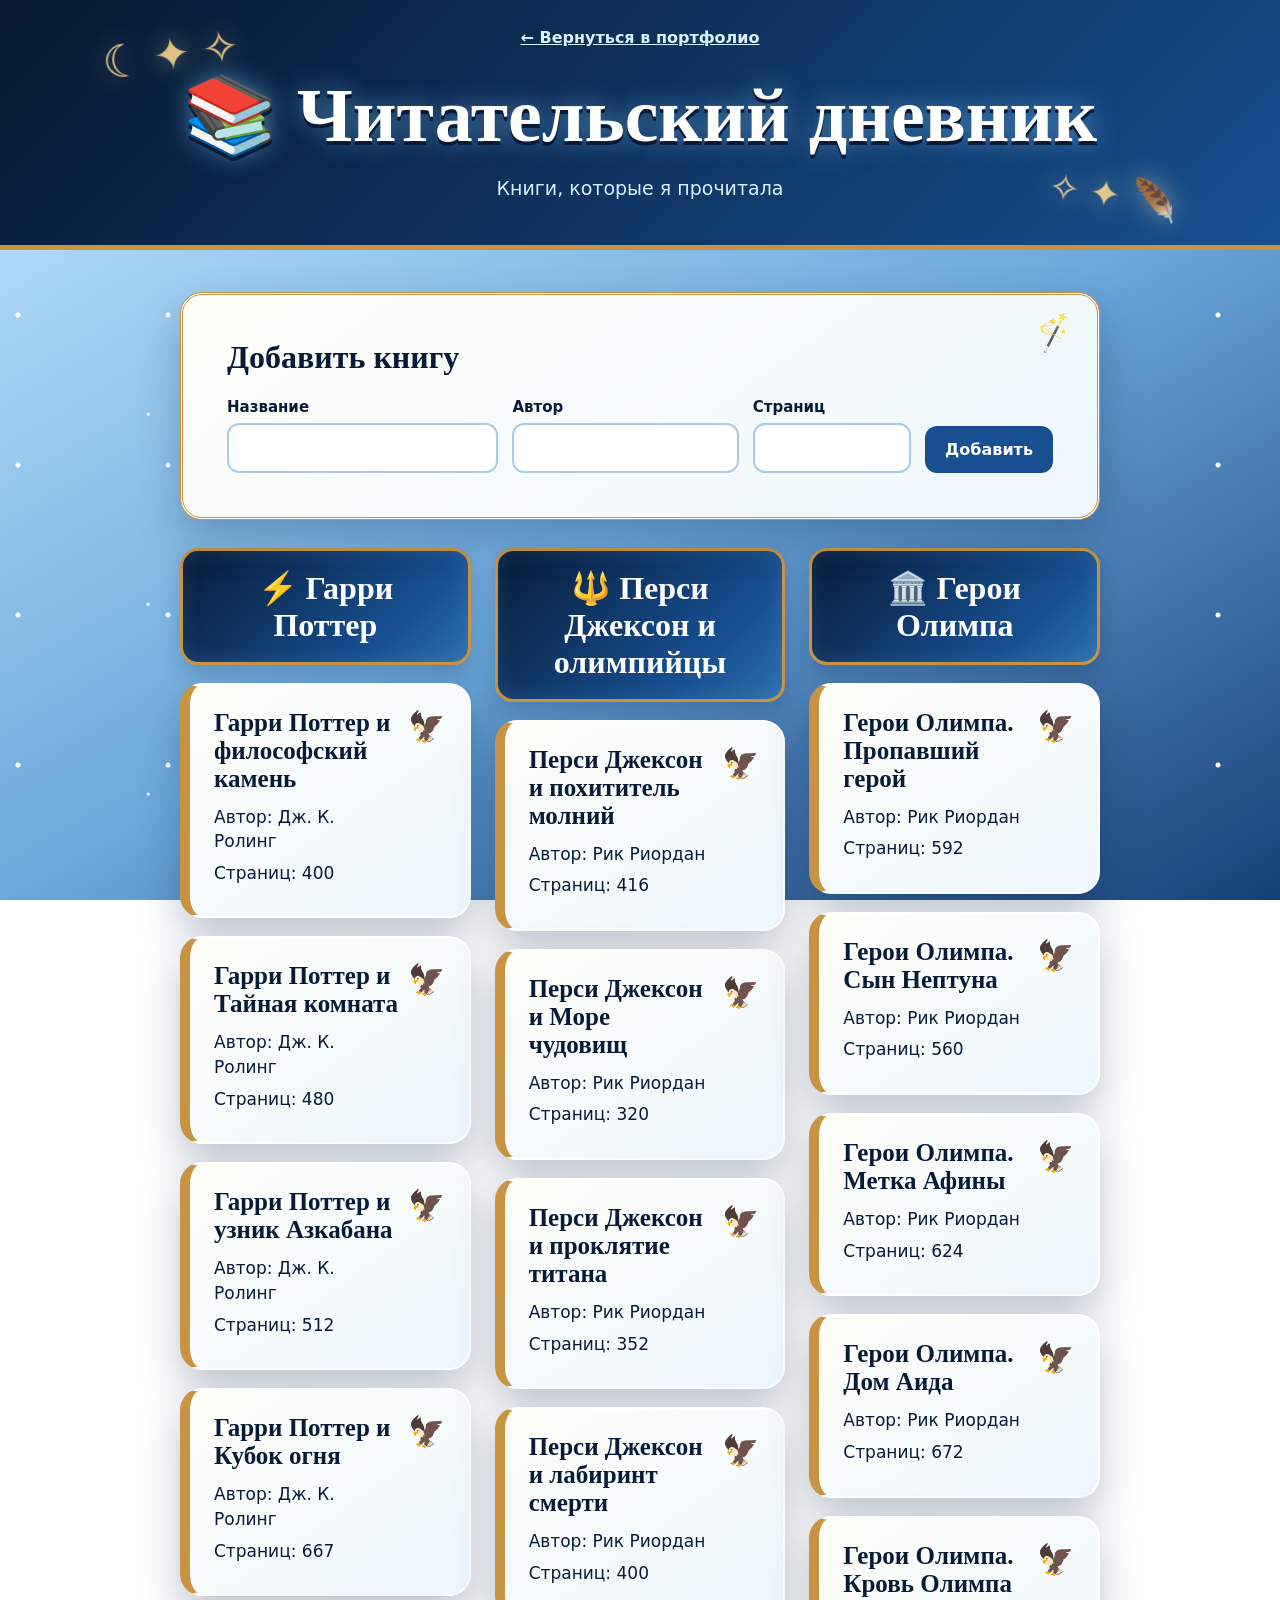
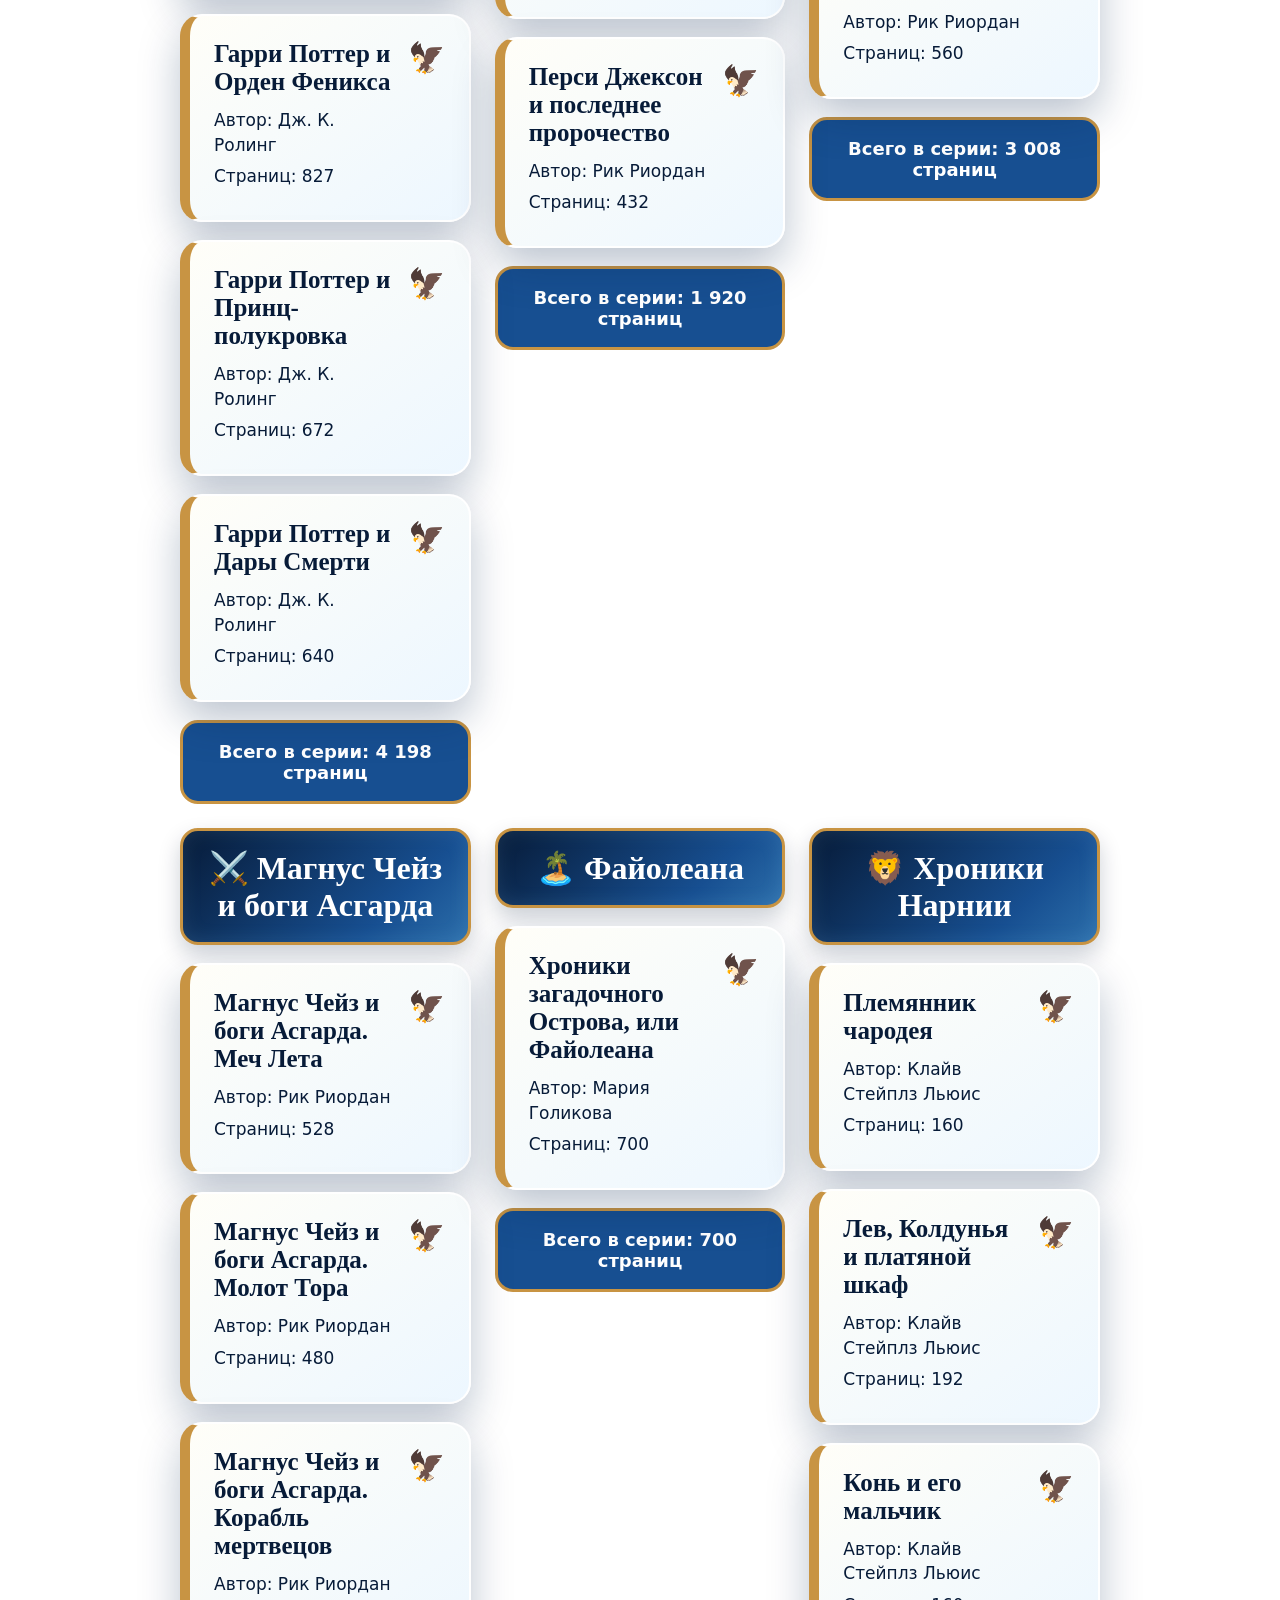
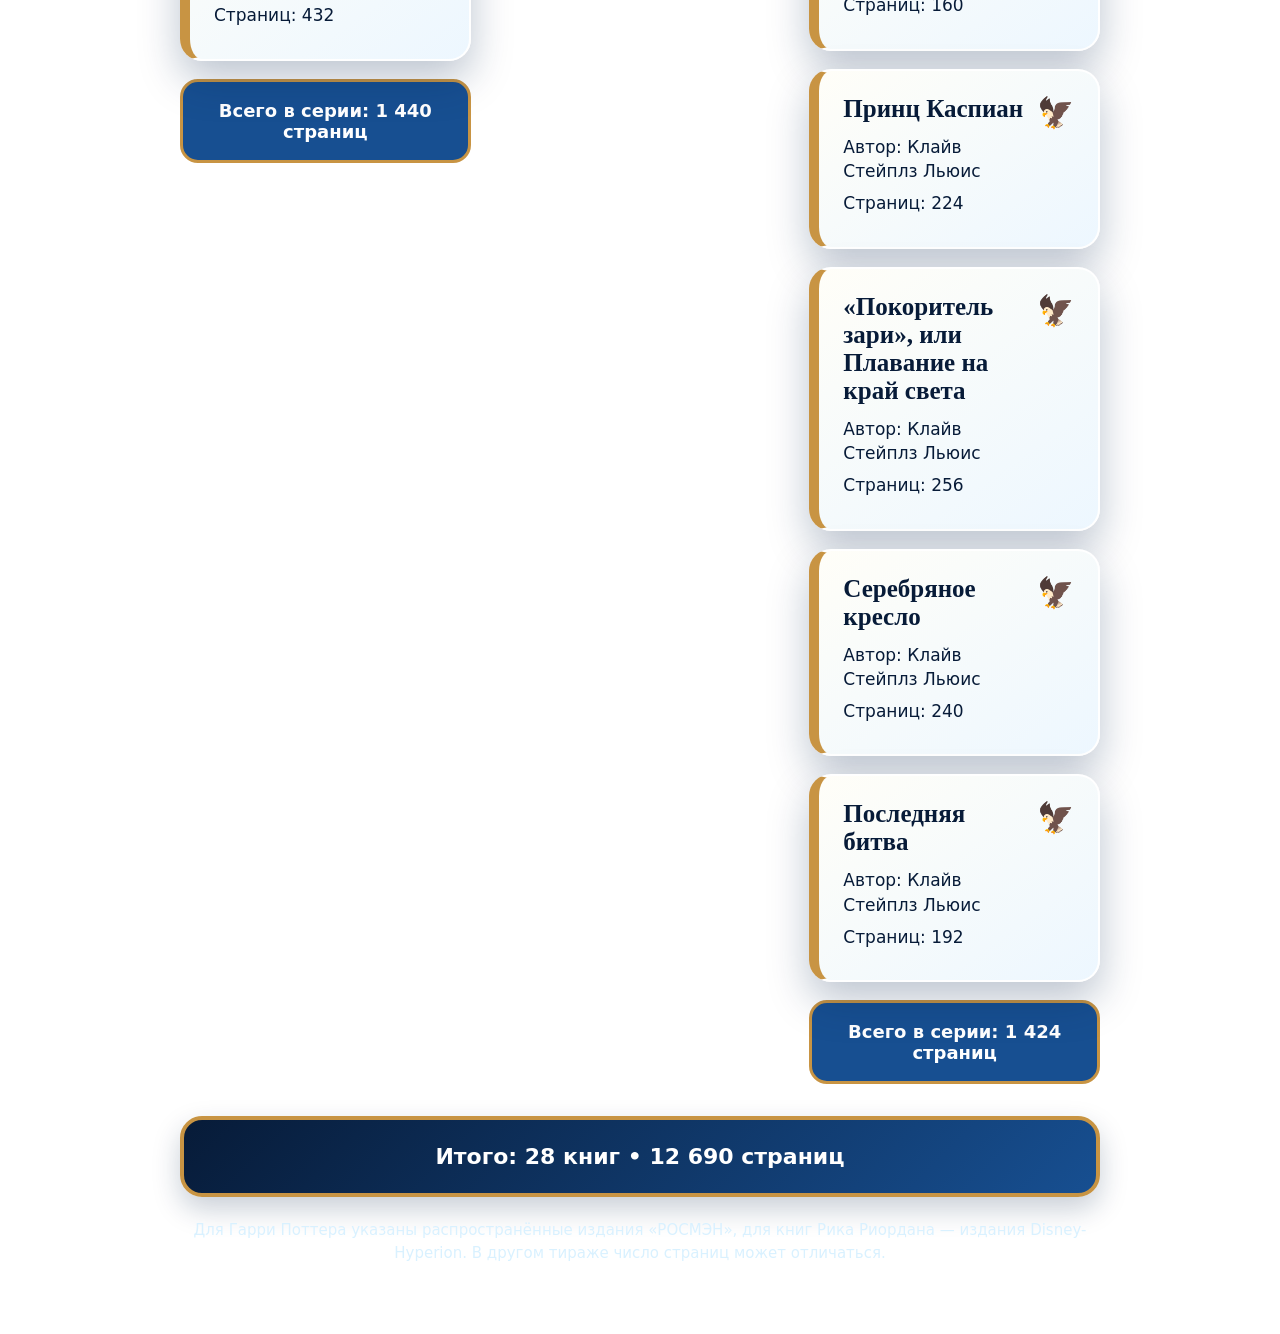
<file: reading-diary/index.html>
<!doctype html>
<html lang="ru">
<head>
  <meta charset="utf-8">
  <meta name="viewport" content="width=device-width, initial-scale=1">
  <title>Читательский дневник Регины</title>
  <style>
    * { box-sizing: border-box; }

    :root {
      --night: #071b38;
      --blue: #174f91;
      --sky: #d9f1ff;
      --bronze: #c89443;
      --paper: #fffdf4;
    }

    body {
      margin: 0;
      min-height: 100vh;
      color: var(--night);
      font-family: Georgia, "Times New Roman", serif;
      background:
        radial-gradient(circle at 12% 10%, #fff 0 2px, transparent 3px),
        radial-gradient(circle at 78% 18%, #fff 0 1px, transparent 2px),
        linear-gradient(150deg, #c8ebff, #6ca8dc 55%, #173f78);
      background-size: 150px 150px, 190px 190px, auto;
      background-attachment: fixed;
    }

    header {
      position: relative;
      overflow: hidden;
      padding: 28px 20px 42px;
      color: white;
      text-align: center;
      background: linear-gradient(135deg, #06172f, #174f91);
      border-bottom: 5px solid var(--bronze);
    }

    header::before,
    header::after {
      position: absolute;
      color: #f4d58b;
      opacity: .9;
      filter: drop-shadow(0 0 12px #fff7bd88);
      pointer-events: none;
    }

    header::before {
      content: "☾  ✦  ✧";
      top: 28px;
      left: clamp(18px, 8vw, 110px);
      font-size: clamp(24px, 4vw, 45px);
      transform: rotate(-8deg);
    }

    header::after {
      content: "✧  ✦  🪶";
      right: clamp(18px, 8vw, 110px);
      bottom: 28px;
      font-size: clamp(22px, 3vw, 38px);
      transform: rotate(8deg);
    }

    .back {
      display: inline-block;
      margin-bottom: 24px;
      color: #d9f1ff;
      font: 700 16px system-ui, sans-serif;
    }

    h1 {
      position: relative;
      margin: 0;
      font-size: clamp(42px, 7vw, 76px);
      text-shadow: 0 4px 0 #071b38, 0 0 25px #83cfff88;
    }

    header p {
      margin: 14px 0 0;
      color: #d9f1ff;
      font: 19px/1.5 system-ui, sans-serif;
    }

    main {
      width: min(920px, calc(100% - 30px));
      margin: 42px auto 70px;
    }

    .form-card, .book {
      background: linear-gradient(145deg, #fffef8, #edf7ff);
      border: 2px solid #fff;
      border-radius: 22px;
      box-shadow: 0 18px 42px #08274e44;
    }

    .form-card {
      position: relative;
      padding: clamp(24px, 5vw, 44px);
      border: 3px double var(--bronze);
    }

    .form-card::after {
      content: "🪄";
      position: absolute;
      top: 20px;
      right: 24px;
      font-size: 30px;
      transform: rotate(-18deg);
    }

    h2 { margin: 0 0 22px; font-size: 32px; }

    form {
      display: grid;
      grid-template-columns: 1.2fr 1fr .7fr auto;
      gap: 14px;
      align-items: end;
    }

    label {
      display: grid;
      gap: 7px;
      font: 700 15px system-ui, sans-serif;
    }

    input {
      width: 100%;
      padding: 13px 14px;
      color: var(--night);
      background: white;
      border: 2px solid #aacbe7;
      border-radius: 12px;
      font: 17px system-ui, sans-serif;
    }

    input:focus { outline: 3px solid #75bff4; border-color: var(--blue); }

    button {
      padding: 14px 20px;
      color: white;
      background: var(--blue);
      border: 0;
      border-radius: 12px;
      font: 800 16px system-ui, sans-serif;
      cursor: pointer;
    }

    button:hover { background: #0f3e76; }

    .books {
      display: grid;
      grid-template-columns: repeat(auto-fit, minmax(250px, 1fr));
      gap: 24px;
      margin-top: 28px;
      align-items: start;
    }

    .series-column {
      display: grid;
      gap: 18px;
    }

    .series-column > h2 {
      margin: 0;
      padding: 18px 22px;
      color: white;
      text-align: center;
      background: linear-gradient(135deg, #071b38, #174f91 72%, #2c6eaa);
      border: 3px solid var(--bronze);
      border-radius: 18px;
      box-shadow: inset 0 0 20px #8bcfff22, 0 10px 22px #071b3833;
    }

    .series-total {
      margin: 0;
      padding: 18px 20px;
      color: white;
      text-align: center;
      background: var(--blue);
      border: 3px solid var(--bronze);
      border-radius: 18px;
      font: 800 18px system-ui, sans-serif;
    }

    .grand-total {
      grid-column: 1 / -1;
      margin: 8px 0 0;
      padding: 24px;
      color: white;
      text-align: center;
      background: linear-gradient(135deg, var(--night), var(--blue));
      border: 4px solid var(--bronze);
      border-radius: 22px;
      font: 900 22px system-ui, sans-serif;
      box-shadow: 0 12px 28px rgba(9, 38, 73, .22);
    }

    .book {
      position: relative;
      min-height: 165px;
      padding: 24px 70px 24px 24px;
      border-left: 10px solid var(--bronze);
      transition: transform .2s ease, box-shadow .2s ease;
    }

    .book:hover {
      transform: translateY(-5px) rotate(.3deg);
      box-shadow: 0 22px 46px #08274e66;
    }

    .book::after {
      content: "🦅";
      position: absolute;
      right: 24px;
      top: 24px;
      color: var(--bronze);
      font-size: 30px;
    }

    .book h3 { margin: 0 0 12px; font-size: 25px; }
    .book p { margin: 7px 0; font: 17px/1.45 system-ui, sans-serif; }
    .empty { color: white; text-align: center; font: 18px system-ui, sans-serif; }

    .edition-note {
      margin: 22px 0 0;
      color: #d9f1ff;
      text-align: center;
      font: 15px/1.5 system-ui, sans-serif;
    }

    @media (max-width: 760px) {
      form, .books { grid-template-columns: 1fr; }
    }
  </style>
</head>
<body>
  <header>
    <a class="back" href="../portfolio/index.html">← Вернуться в портфолио</a>
    <h1>📚 Читательский дневник</h1>
    <p>Книги, которые я прочитала</p>
  </header>

  <main>
    <section class="form-card">
      <h2>Добавить книгу</h2>
      <form id="bookForm">
        <label>Название<input id="title" required></label>
        <label>Автор<input id="author" required></label>
        <label>Страниц<input id="pages" type="number" min="1" required></label>
        <button type="submit">Добавить</button>
      </form>
    </section>
    <section class="books" id="books" aria-live="polite"></section>
    <p class="edition-note">Для Гарри Поттера указаны распространённые издания «РОСМЭН», для книг Рика Риордана — издания Disney-Hyperion. В другом тираже число страниц может отличаться.</p>
  </main>

  <script>
    const form = document.querySelector('#bookForm');
    const booksNode = document.querySelector('#books');
    const storageKey = 'regina-reading-diary';
    const harryPotterBooks = [
      { title: 'Гарри Поттер и философский камень', author: 'Дж. К. Ролинг', pages: 400 },
      { title: 'Гарри Поттер и Тайная комната', author: 'Дж. К. Ролинг', pages: 480 },
      { title: 'Гарри Поттер и узник Азкабана', author: 'Дж. К. Ролинг', pages: 512 },
      { title: 'Гарри Поттер и Кубок огня', author: 'Дж. К. Ролинг', pages: 667 },
      { title: 'Гарри Поттер и Орден Феникса', author: 'Дж. К. Ролинг', pages: 827 },
      { title: 'Гарри Поттер и Принц-полукровка', author: 'Дж. К. Ролинг', pages: 672 },
      { title: 'Гарри Поттер и Дары Смерти', author: 'Дж. К. Ролинг', pages: 640 }
    ];
    const rickRiordanBooks = [
      { title: 'Перси Джексон и похититель молний', author: 'Рик Риордан', pages: 416 },
      { title: 'Перси Джексон и Море чудовищ', author: 'Рик Риордан', pages: 320 },
      { title: 'Перси Джексон и проклятие титана', author: 'Рик Риордан', pages: 352 },
      { title: 'Перси Джексон и лабиринт смерти', author: 'Рик Риордан', pages: 400 },
      { title: 'Перси Джексон и последнее пророчество', author: 'Рик Риордан', pages: 432 },
      { title: 'Герои Олимпа. Пропавший герой', author: 'Рик Риордан', pages: 592 },
      { title: 'Герои Олимпа. Сын Нептуна', author: 'Рик Риордан', pages: 560 },
      { title: 'Герои Олимпа. Метка Афины', author: 'Рик Риордан', pages: 624 },
      { title: 'Герои Олимпа. Дом Аида', author: 'Рик Риордан', pages: 672 },
      { title: 'Герои Олимпа. Кровь Олимпа', author: 'Рик Риордан', pages: 560 },
      { title: 'Магнус Чейз и боги Асгарда. Меч Лета', author: 'Рик Риордан', pages: 528 },
      { title: 'Магнус Чейз и боги Асгарда. Молот Тора', author: 'Рик Риордан', pages: 480 },
      { title: 'Магнус Чейз и боги Асгарда. Корабль мертвецов', author: 'Рик Риордан', pages: 432 }
    ];
    const fioleanaBooks = [
      { title: 'Хроники загадочного Острова, или Файолеана', author: 'Мария Голикова', pages: 700 }
    ];
    const narniaBooks = [
      { title: 'Племянник чародея', author: 'Клайв Стейплз Льюис', pages: 160 },
      { title: 'Лев, Колдунья и платяной шкаф', author: 'Клайв Стейплз Льюис', pages: 192 },
      { title: 'Конь и его мальчик', author: 'Клайв Стейплз Льюис', pages: 160 },
      { title: 'Принц Каспиан', author: 'Клайв Стейплз Льюис', pages: 224 },
      { title: '«Покоритель зари», или Плавание на край света', author: 'Клайв Стейплз Льюис', pages: 256 },
      { title: 'Серебряное кресло', author: 'Клайв Стейплз Льюис', pages: 240 },
      { title: 'Последняя битва', author: 'Клайв Стейплз Льюис', pages: 192 }
    ];
    let books = JSON.parse(localStorage.getItem(storageKey) || '[]');
    const savedTitles = new Set(books.map(book => book.title.toLowerCase()));
    [...harryPotterBooks, ...rickRiordanBooks, ...fioleanaBooks, ...narniaBooks].forEach(book => {
      if (!savedTitles.has(book.title.toLowerCase())) books.push(book);
    });
    localStorage.setItem(storageKey, JSON.stringify(books));

    function render() {
      booksNode.innerHTML = '';
      if (books.length === 0) {
        booksNode.innerHTML = '<p class="empty">Здесь появится первая прочитанная книга ✨</p>';
        return;
      }

      function seriesFor(book) {
        const title = book.title.toLowerCase();
        if (title.includes('гарри поттер')) return '⚡ Гарри Поттер';
        if (title.startsWith('перси джексон')) return '🔱 Перси Джексон и олимпийцы';
        if (title.startsWith('герои олимпа')) return '🏛️ Герои Олимпа';
        if (title.startsWith('магнус чейз')) return '⚔️ Магнус Чейз и боги Асгарда';
        if (title.includes('файолеан')) return '🏝️ Файолеана';
        if (book.author.toLowerCase().includes('льюис')) return '🦁 Хроники Нарнии';
        return '📖 Другие книги';
      }

      const grouped = new Map();
      books.forEach(book => {
        const series = seriesFor(book);
        if (!grouped.has(series)) grouped.set(series, []);
        grouped.get(series).push(book);
      });

      const columns = [...grouped].map(([title, seriesBooks]) => ({ title, books: seriesBooks }));

      columns.forEach(column => {
        const section = document.createElement('section');
        section.className = 'series-column';
        const heading = document.createElement('h2');
        heading.textContent = column.title;
        section.append(heading);

        column.books.forEach(book => {
        const card = document.createElement('article');
        card.className = 'book';
        const title = document.createElement('h3');
        title.textContent = book.title;
        const author = document.createElement('p');
        author.textContent = `Автор: ${book.author}`;
        const pages = document.createElement('p');
        pages.textContent = `Страниц: ${book.pages}`;
        card.append(title, author, pages);
          section.append(card);
        });

        const total = document.createElement('p');
        total.className = 'series-total';
        const totalPages = column.books.reduce((sum, book) => sum + Number(book.pages), 0);
        total.textContent = `Всего в серии: ${totalPages.toLocaleString('ru-RU')} страниц`;
        section.append(total);

        booksNode.append(section);
      });

      const grandTotal = document.createElement('p');
      grandTotal.className = 'grand-total';
      const allPages = books.reduce((sum, book) => sum + Number(book.pages), 0);
      grandTotal.textContent = `Итого: ${books.length} книг • ${allPages.toLocaleString('ru-RU')} страниц`;
      booksNode.append(grandTotal);
    }

    form.addEventListener('submit', event => {
      event.preventDefault();
      books.unshift({
        title: document.querySelector('#title').value.trim(),
        author: document.querySelector('#author').value.trim(),
        pages: document.querySelector('#pages').value
      });
      localStorage.setItem(storageKey, JSON.stringify(books));
      form.reset();
      render();
    });

    render();
  </script>
</body>
</html>
</file>
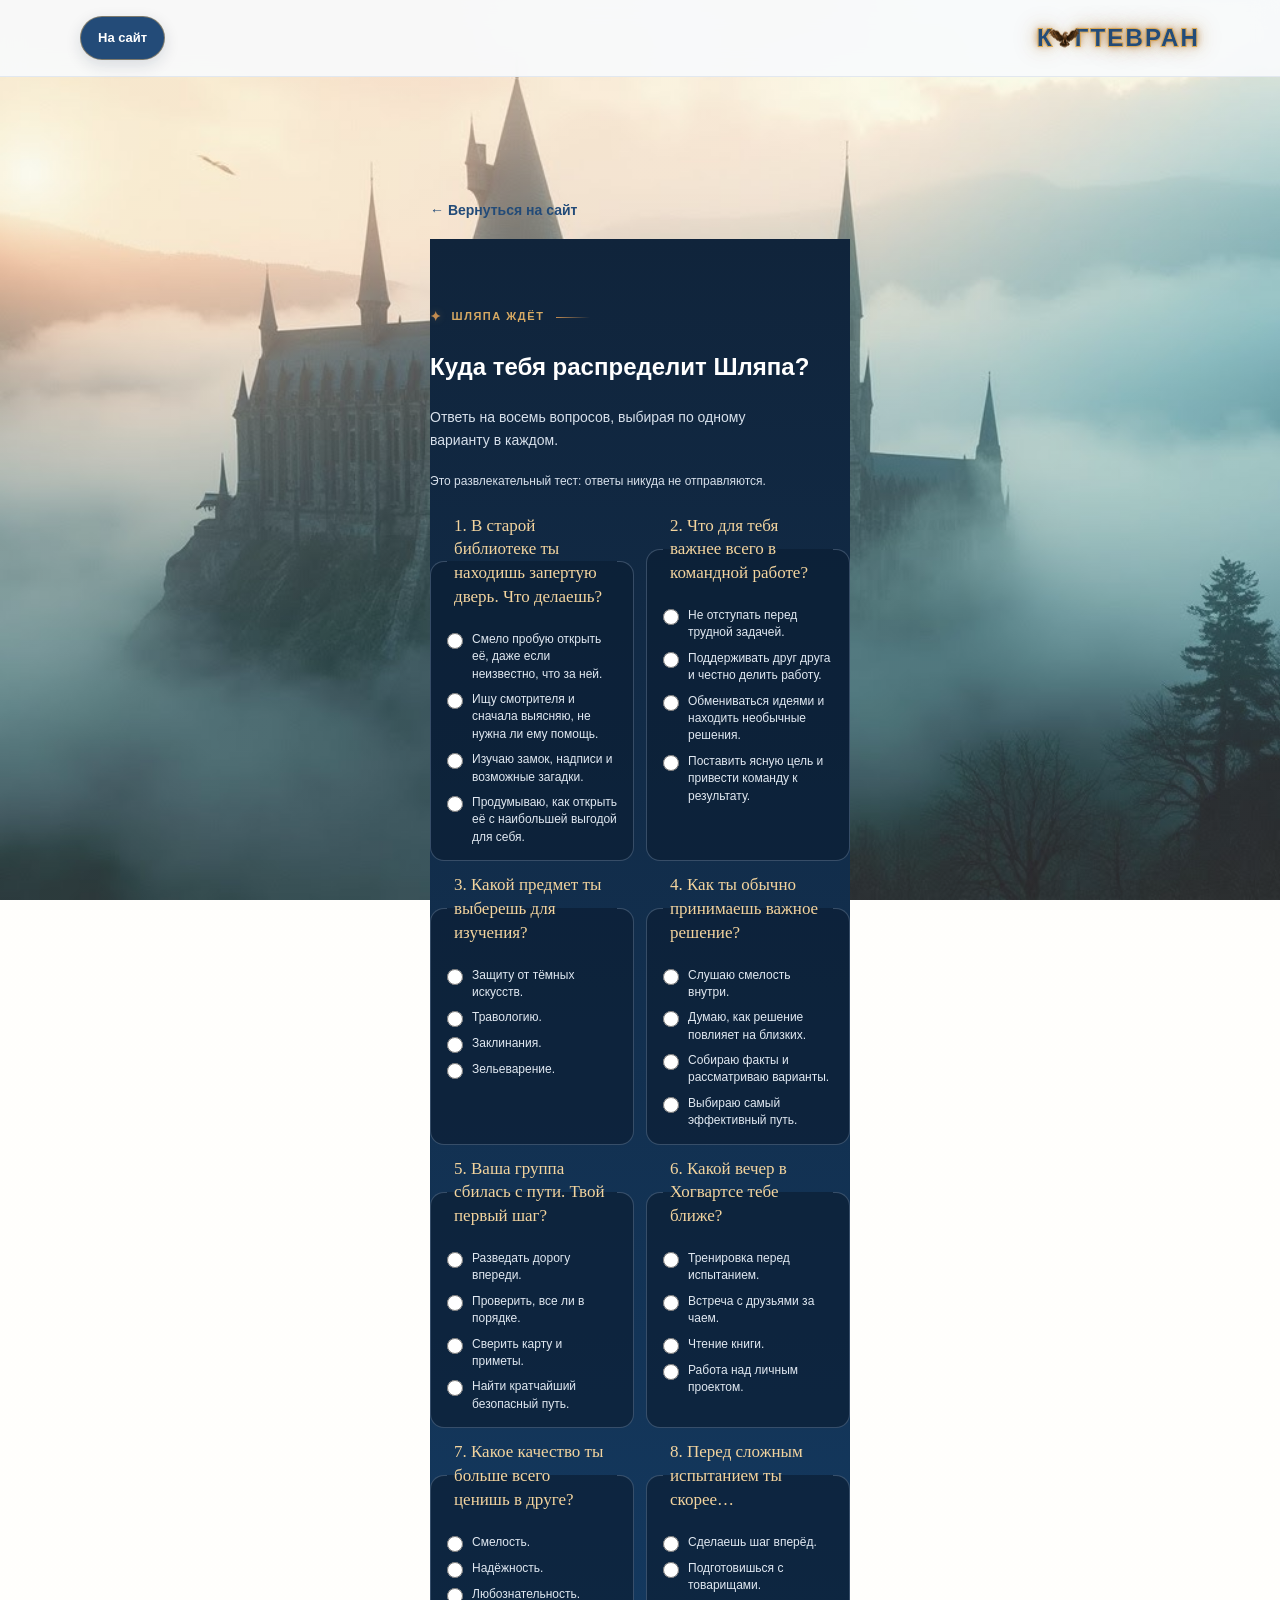
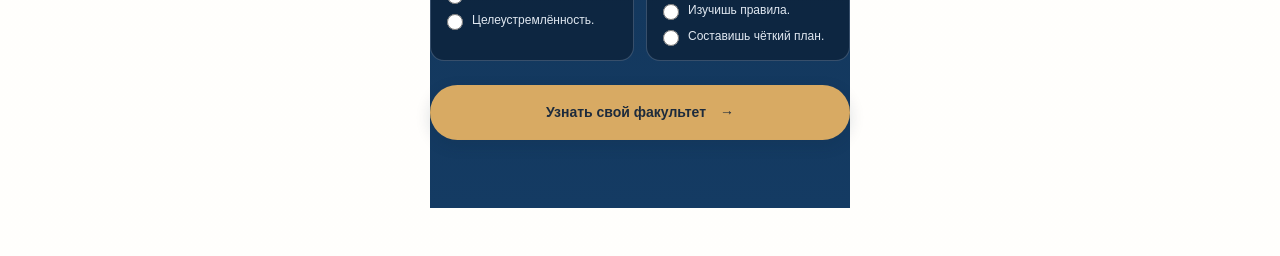
<file: hobby/app.html>
<!doctype html>
<html lang="ru">
<head>
  <meta charset="utf-8">
  <meta name="viewport" content="width=device-width, initial-scale=1">
  <title>Распределение по факультетам</title>
  <link rel="stylesheet" href="style.css">
  <style>
    .app-page { min-height:100vh; padding:120px 16px 48px; }
    .app-shell { width:min(100%, 420px); margin:0 auto; }
    .app-back { display:inline-block; margin-bottom:18px; }
    .app-shell .contact-grid { display:block; }
    .app-shell .contact-form { margin-top:22px; }
  </style>
</head>
<body>
  <header class="site-header">
    <div class="container header-inner">
      <a class="logo" href="index.html" aria-label="На главную">К<span class="logo-eagle-slot">О</span>ГТЕ<span>ВРАН</span></a>
      <a class="button button-small" href="index.html">На сайт</a>
    </div>
  </header>
  <main class="app-page">
    <div class="app-shell">
      <a class="text-link app-back" href="index.html">← Вернуться на сайт</a>
      <section class="section contact" aria-labelledby="contact-title">
        <div class="contact-grid">
          <div><p class="eyebrow">ШЛЯПА ЖДЁТ</p><h1 id="contact-title">Куда тебя распределит Шляпа?</h1><p class="contact-note">Ответь на восемь вопросов, выбирая по одному варианту в каждом.</p><p class="quiz-note">Это развлекательный тест: ответы никуда не отправляются.</p></div>
          <form class="contact-form" id="contact-form">
            <fieldset class="quiz-question"><legend>1. В старой библиотеке ты находишь запертую дверь. Что делаешь?</legend>
              <label class="quiz-answer"><input type="radio" name="q1" value="gryffindor" required><span>Смело пробую открыть её, даже если неизвестно, что за ней.</span></label>
              <label class="quiz-answer"><input type="radio" name="q1" value="hufflepuff"><span>Ищу смотрителя и сначала выясняю, не нужна ли ему помощь.</span></label>
              <label class="quiz-answer"><input type="radio" name="q1" value="ravenclaw"><span>Изучаю замок, надписи и возможные загадки.</span></label>
              <label class="quiz-answer"><input type="radio" name="q1" value="slytherin"><span>Продумываю, как открыть её с наибольшей выгодой для себя.</span></label>
            </fieldset>
            <fieldset class="quiz-question"><legend>2. Что для тебя важнее всего в командной работе?</legend>
              <label class="quiz-answer"><input type="radio" name="q2" value="gryffindor" required><span>Не отступать перед трудной задачей.</span></label>
              <label class="quiz-answer"><input type="radio" name="q2" value="hufflepuff"><span>Поддерживать друг друга и честно делить работу.</span></label>
              <label class="quiz-answer"><input type="radio" name="q2" value="ravenclaw"><span>Обмениваться идеями и находить необычные решения.</span></label>
              <label class="quiz-answer"><input type="radio" name="q2" value="slytherin"><span>Поставить ясную цель и привести команду к результату.</span></label>
            </fieldset>
            <fieldset class="quiz-question"><legend>3. Какой предмет ты выберешь для изучения?</legend>
              <label class="quiz-answer"><input type="radio" name="q3" value="gryffindor" required><span>Защиту от тёмных искусств.</span></label>
              <label class="quiz-answer"><input type="radio" name="q3" value="hufflepuff"><span>Травологию.</span></label>
              <label class="quiz-answer"><input type="radio" name="q3" value="ravenclaw"><span>Заклинания.</span></label>
              <label class="quiz-answer"><input type="radio" name="q3" value="slytherin"><span>Зельеварение.</span></label>
            </fieldset>
            <fieldset class="quiz-question"><legend>4. Как ты обычно принимаешь важное решение?</legend>
              <label class="quiz-answer"><input type="radio" name="q4" value="gryffindor" required><span>Слушаю смелость внутри.</span></label>
              <label class="quiz-answer"><input type="radio" name="q4" value="hufflepuff"><span>Думаю, как решение повлияет на близких.</span></label>
              <label class="quiz-answer"><input type="radio" name="q4" value="ravenclaw"><span>Собираю факты и рассматриваю варианты.</span></label>
              <label class="quiz-answer"><input type="radio" name="q4" value="slytherin"><span>Выбираю самый эффективный путь.</span></label>
            </fieldset>
            <fieldset class="quiz-question"><legend>5. Ваша группа сбилась с пути. Твой первый шаг?</legend>
              <label class="quiz-answer"><input type="radio" name="q5" value="gryffindor" required><span>Разведать дорогу впереди.</span></label>
              <label class="quiz-answer"><input type="radio" name="q5" value="hufflepuff"><span>Проверить, все ли в порядке.</span></label>
              <label class="quiz-answer"><input type="radio" name="q5" value="ravenclaw"><span>Сверить карту и приметы.</span></label>
              <label class="quiz-answer"><input type="radio" name="q5" value="slytherin"><span>Найти кратчайший безопасный путь.</span></label>
            </fieldset>
            <fieldset class="quiz-question"><legend>6. Какой вечер в Хогвартсе тебе ближе?</legend>
              <label class="quiz-answer"><input type="radio" name="q6" value="gryffindor" required><span>Тренировка перед испытанием.</span></label>
              <label class="quiz-answer"><input type="radio" name="q6" value="hufflepuff"><span>Встреча с друзьями за чаем.</span></label>
              <label class="quiz-answer"><input type="radio" name="q6" value="ravenclaw"><span>Чтение книги.</span></label>
              <label class="quiz-answer"><input type="radio" name="q6" value="slytherin"><span>Работа над личным проектом.</span></label>
            </fieldset>
            <fieldset class="quiz-question"><legend>7. Какое качество ты больше всего ценишь в друге?</legend>
              <label class="quiz-answer"><input type="radio" name="q7" value="gryffindor" required><span>Смелость.</span></label>
              <label class="quiz-answer"><input type="radio" name="q7" value="hufflepuff"><span>Надёжность.</span></label>
              <label class="quiz-answer"><input type="radio" name="q7" value="ravenclaw"><span>Любознательность.</span></label>
              <label class="quiz-answer"><input type="radio" name="q7" value="slytherin"><span>Целеустремлённость.</span></label>
            </fieldset>
            <fieldset class="quiz-question"><legend>8. Перед сложным испытанием ты скорее…</legend>
              <label class="quiz-answer"><input type="radio" name="q8" value="gryffindor" required><span>Сделаешь шаг вперёд.</span></label>
              <label class="quiz-answer"><input type="radio" name="q8" value="hufflepuff"><span>Подготовишься с товарищами.</span></label>
              <label class="quiz-answer"><input type="radio" name="q8" value="ravenclaw"><span>Изучишь правила.</span></label>
              <label class="quiz-answer"><input type="radio" name="q8" value="slytherin"><span>Составишь чёткий план.</span></label>
            </fieldset>
            <button class="button" type="submit">Узнать свой факультет <span aria-hidden="true">→</span></button>
            <div class="form-message" id="form-message" aria-live="polite" hidden></div>
          </form>
        </div>
      </section>
    </div>
  </main>
  <script src="script.js"></script>
</body>
</html>
</file>
<file: hobby/style.css>
/* Все визуальные настройки находятся здесь: цвета, размеры, сетка, адаптивность. */
:root { --ink:#1d2b3c; --muted:#6c7b8d; --paper:#f8fafc; --green:#234b78; --lime:#d8aa63; --line:#e2e8ef; --logo-blue:#234b78; --serif:Georgia,"Times New Roman",serif; }
* { box-sizing:border-box; }
html { scroll-behavior:smooth; }
body { margin:0; color:var(--ink); background:linear-gradient(rgba(11,25,42,.28),rgba(11,25,42,.28)),url("assets/hogwarts.jpg") center center / cover fixed no-repeat; font-family:Arial,Helvetica,sans-serif; line-height:1.6; }
a { color:inherit; text-decoration:none; }
.container { width:min(1120px,calc(100% - 48px)); margin:0 auto; }
.site-header { position:sticky; top:0; z-index:5; background:rgba(248,250,252,.92); border-bottom:1px solid var(--line); backdrop-filter:blur(12px); }
.header-inner,.footer-inner { min-height:76px; display:flex; align-items:center; justify-content:space-between; gap:24px; }
.header-inner > .navigation { order:1; margin-right:auto; }
.header-inner > .button { order:2; }
.header-inner > .logo { order:3; margin-left:auto; }
.logo { color:var(--logo-blue); -webkit-text-fill-color:var(--logo-blue); font-size:20px; font-weight:900; letter-spacing:.09em; -webkit-text-stroke:1.8px #e6b84f; paint-order:stroke fill; text-shadow:0 0 1px #f0cf91,0 0 3px #e0aa67,0 0 7px #bd8745,0 0 14px #bd8745b8,0 0 26px #80522570; }.logo span { color:var(--logo-blue); -webkit-text-fill-color:var(--logo-blue); }.header-inner > .logo { font-size:24px; }.logo .logo-eagle-slot { display:inline-flex; min-width:.72em; justify-content:center; color:inherit; -webkit-text-fill-color:currentColor; }.logo .logo-eagle-slot.eagle-replaced { color:transparent; -webkit-text-fill-color:transparent; -webkit-text-stroke-color:transparent; text-shadow:none; }
.navigation { display:flex; gap:32px; color:var(--muted); font-size:14px; }.navigation a:hover,.text-link:hover { color:var(--green); }
.button { display:inline-flex; align-items:center; justify-content:center; gap:14px; border:0; border-radius:999px; padding:15px 21px; background:var(--green); color:white; font:inherit; font-size:14px; font-weight:700; cursor:pointer; transition:transform .18s,background .18s; }.button:hover { transform:translateY(-2px); background:#18395f; }.button-small { padding:11px 17px; font-size:13px; }
.section { padding:100px 0; }.hero { padding:92px 0 108px; color:#fff; background:linear-gradient(90deg,rgba(13,29,47,.82),rgba(13,29,47,.38)),url("assets/hogwarts.jpg") center 46% / cover no-repeat; }.hero-grid { display:grid; grid-template-columns:1.05fr .95fr; align-items:center; gap:64px; }.eyebrow { margin:0 0 18px; color:var(--green); font-size:11px; font-weight:800; letter-spacing:.14em; }.hero h1,h2 { margin:0; font-family:var(--serif); font-weight:400; letter-spacing:-.035em; line-height:1.08; }.hero h1 { max-width:650px; font-size:clamp(42px,6vw,68px); }.hero h1 span { color:var(--lime); }.hero h1.slogan-bronze { color:#f8dca5; background:linear-gradient(180deg,#fff8e4 0%,#ffedc3 27%,#e8bc82 58%,#ffebbd 78%,#c78e5f 100%); -webkit-background-clip:text; background-clip:text; -webkit-text-fill-color:transparent; text-shadow:0 1px 0 #9e6945,0 2px 0 #8e5b3b,0 3px 0 #75482e,0 4px 1px #593622,0 7px 12px #090f18a0,0 0 30px #f2cd8a80; filter:drop-shadow(0 1px 0 #fff5d4); }.hero .eyebrow { color:var(--lime); }.hero .hero-eyebrow-light { color:#f8f1e8; text-shadow:0 1px 2px #4b342966; }.lead { max-width:510px; margin:24px 0 28px; color:#edf3fa; font-size:17px; }.lead-house { color:#f2d29a; }.hero-actions { display:flex; align-items:center; gap:24px; flex-wrap:wrap; }.text-link { color:var(--green); font-size:14px; font-weight:700; }.hero .text-link { color:#f2d29a; }.microcopy { margin:19px 0 0; color:var(--muted); font-size:12px; }.hero .microcopy { color:#d4deea; }
.hero-card { min-height:420px; padding:24px; display:flex; flex-direction:column; justify-content:space-between; border:1px solid #dce4ed; border-radius:24px; background:linear-gradient(145deg,#edf2f7,#dfe8f1); box-shadow:0 22px 60px #234b7810; }.card-top { color:var(--muted); font-size:10px; font-weight:800; letter-spacing:.13em; }.status-dot { display:inline-block; width:7px; height:7px; margin-right:7px; border-radius:50%; background:#8aa1bc; }.abstract-art { position:relative; display:grid; place-items:center; min-height:260px; overflow:hidden; }.art-orbit { position:absolute; border:1px solid #a7b8cb; border-radius:50%; transform:rotate(-28deg); }.orbit-one { width:270px; height:150px; }.orbit-two { width:200px; height:240px; transform:rotate(42deg); }.art-core { display:grid; place-items:center; width:106px; height:106px; border-radius:50%; background:var(--lime); color:var(--green); font-size:50px; box-shadow:0 12px 32px #234b7825; }.card-caption { display:flex; justify-content:space-between; gap:12px; align-items:center; font-size:13px; }.card-caption span { color:var(--muted); font-size:12px; }
h2 { max-width:700px; font-size:clamp(34px,4vw,48px); }.benefits { background:rgba(255,255,255,.9); }.benefit-grid { display:grid; grid-template-columns:repeat(3,1fr); gap:42px; margin-top:56px; }.benefit { padding-top:22px; border-top:1px solid var(--line); }.icon { color:var(--green); font-family:var(--serif); font-size:20px; }.benefit h3 { margin:22px 0 9px; font-family:var(--serif); font-size:23px; font-weight:400; }.benefit p,.about-text,.contact-note { max-width:330px; margin:0; color:var(--muted); font-size:14px; }
.students { background:rgba(248,250,252,.92); }.students-intro { max-width:620px; margin:20px 0 0; color:var(--muted); font-size:15px; }.student-grid { display:grid; grid-template-columns:repeat(3,minmax(0,1fr)); gap:24px; margin-top:38px; }.student-card { display:grid; grid-template-columns:112px minmax(0,1fr); align-items:center; gap:20px; min-height:160px; padding:18px; border:1px solid #d8aa6380; border-radius:18px; background:rgba(255,255,255,.88); box-shadow:0 12px 32px #1d2b3c0c; transition:transform .2s,box-shadow .2s; }.student-card:hover { transform:translateY(-3px); box-shadow:0 16px 36px #1d2b3c18; }.student-photo-link { display:block; width:112px; height:128px; overflow:hidden; border:1px solid #d8aa63; border-radius:12px; background:#e2e8ef; }.student-photo { display:block; width:100%; height:100%; object-fit:cover; object-position:center 28%; transition:transform .25s; }.student-card:hover .student-photo { transform:scale(1.05); }.student-initials { display:grid; place-items:center; color:#f8e5bd; font-family:var(--serif); font-size:32px; background:radial-gradient(ellipse at center,#365d91 0,#172d4a 72%); box-shadow:inset 0 0 20px #d8aa6333; }.student-role { display:block; margin-bottom:5px; color:var(--green); font-size:9px; font-weight:800; letter-spacing:.11em; text-transform:uppercase; }.student-copy h3 { margin:0 0 8px; color:var(--ink); font-family:var(--serif); font-size:23px; font-weight:400; line-height:1.15; }.student-alias { font-family:var(--sans); font-size:13px; color:var(--muted); }.student-copy p { margin:0; color:var(--muted); font-size:13px; line-height:1.55; }.student-link { display:inline-block; margin-top:12px; color:var(--green); font-size:12px; font-weight:700; }.student-link:hover { color:var(--logo-blue); }
.about { background:rgba(237,242,247,.88); }.about-grid { display:grid; grid-template-columns:.7fr 1.3fr; align-items:center; gap:80px; }.about-mark { min-height:220px; display:flex; align-items:center; justify-content:center; color:var(--green); font-family:var(--serif); font-size:18px; }.about-mark i { width:52px; height:1px; margin:0 12px; background:#a8b7c8; }.about-text { max-width:580px; margin:22px 0; }
.contact { background:rgba(35,75,120,.94); color:white; }.contact .eyebrow { color:var(--lime); }.contact h2 { max-width:500px; }.contact-note { margin-top:20px; color:#d7e0eb; }.contact-grid { display:grid; grid-template-columns:1fr .8fr; gap:80px; align-items:center; }.contact-form { display:grid; gap:9px; }.contact-form label { margin-top:8px; color:#e0e8f1; font-size:12px; }.contact-form input { width:100%; padding:14px 15px; border:1px solid #718aa6; border-radius:9px; background:#fff; color:var(--ink); font:inherit; }.contact-form input:focus { outline:2px solid var(--lime); outline-offset:2px; }.contact-form .button { margin-top:12px; background:var(--lime); color:var(--ink); }.contact-form .button:hover { background:#e6c58f; }.form-message { margin:5px 0 0; color:#d7e0eb; font-size:11px; }
.site-footer { background:rgba(29,43,60,.96); color:#e9eef5; }.footer-inner { min-height:82px; font-size:12px; }.footer-inner .logo span { color:var(--lime); }.footer-inner>span { color:#b9c7d7; }
.eagle-flight { position:fixed; z-index:20; width:104px; pointer-events:none; filter:drop-shadow(0 0 12px #d8aa6366); will-change:transform,left,top; }
.eagle { display:block; width:100%; height:auto; }
.hero-card { position:relative; overflow:hidden; }
.hero-card::after { content:""; position:absolute; inset:0; z-index:1; pointer-events:none; background:linear-gradient(180deg,#071426a8 0%,#07142624 38%,#07142630 62%,#071426b8 100%); }
.abstract-art { position:absolute; inset:0; z-index:0; min-height:0; }
.common-room-photo { display:block; width:100%; height:100%; min-height:0; border-radius:0; object-fit:cover; object-position:center; }
.card-top,.card-caption { position:relative; z-index:2; color:#fff; text-shadow:0 2px 5px #071426b8; }
.card-caption span { color:#f6e4ca; }
.eagle-flight .eagle { transform-origin:50% 48%; animation:eagle-wingbeat .46s ease-in-out infinite; }
.eagle-flight.eagle-perched .eagle { animation:eagle-slow-wingbeat 60s ease-in-out infinite; }
@keyframes eagle-wingbeat { 0%,100% { transform:scaleY(1) rotateX(0deg); } 42% { transform:scaleY(.76) rotateX(12deg); } 68% { transform:scaleY(.9) rotateX(4deg); } }
@keyframes eagle-slow-wingbeat { 0%,1%,100% { transform:scaleY(1) rotateX(0deg); } .3% { transform:scaleY(.76) rotateX(12deg); } .6% { transform:scaleY(.9) rotateX(4deg); } }
@media (max-width:760px) { .container { width:min(100% - 36px,560px); }.navigation { display:none; }.header-inner { min-height:66px; gap:10px; }.header-inner > .logo { font-size:19px; }.header-inner > .button { padding:10px 13px; font-size:12px; }.section { padding:72px 0; }.hero { padding:68px 0 76px; }.hero-grid,.contact-grid { grid-template-columns:1fr; gap:42px; }.hero-card { min-height:340px; }.abstract-art { min-height:190px; }.benefit-grid { grid-template-columns:1fr; gap:28px; margin-top:36px; }.student-grid { grid-template-columns:1fr; gap:16px; margin-top:30px; }.student-card { grid-template-columns:96px minmax(0,1fr); gap:16px; padding:14px; }.student-photo-link { width:96px; height:112px; }.student-copy h3 { font-size:21px; }.about-grid { grid-template-columns:1fr; gap:30px; }.about-mark { min-height:80px; justify-content:flex-start; }.about-mark i { width:30px; }.footer-inner { padding:20px 0; flex-wrap:wrap; gap:10px 24px; } }
@media (max-width:980px) { .student-grid { grid-template-columns:repeat(2,minmax(0,1fr)); } }
@media (max-width:760px) { .container { width:min(100% - 36px,560px); }.navigation { display:none; }.header-inner { min-height:66px; gap:10px; }.header-inner > .logo { font-size:19px; }.header-inner > .button { padding:10px 13px; font-size:12px; }.section { padding:72px 0; }.hero { padding:68px 0 76px; }.hero-grid,.contact-grid { grid-template-columns:1fr; gap:42px; }.hero-card { min-height:340px; }.abstract-art { min-height:190px; }.benefit-grid { grid-template-columns:1fr; gap:28px; margin-top:36px; }.student-grid { grid-template-columns:1fr; gap:16px; margin-top:30px; }.student-card { grid-template-columns:96px minmax(0,1fr); gap:16px; padding:14px; }.student-photo-link { width:96px; height:112px; }.student-copy h3 { font-size:21px; }.about-grid { grid-template-columns:1fr; gap:30px; }.about-mark { min-height:80px; justify-content:flex-start; }.about-mark i { width:30px; }.footer-inner { padding:20px 0; flex-wrap:wrap; gap:10px 24px; } }
@media (prefers-reduced-motion:reduce) { html { scroll-behavior:auto; } *,*::before,*::after { transition:none!important; } }
.hero .lead { color:#f2d29a; }
.benefit .icon { color:#f8dca5; background:linear-gradient(180deg,#fff8e4 0%,#ffedc3 27%,#e8bc82 58%,#ffebbd 78%,#c78e5f 100%); -webkit-background-clip:text; background-clip:text; -webkit-text-fill-color:transparent; text-shadow:0 1px 0 #9e6945,0 2px 0 #8e5b3b,0 0 10px #f2cd8a55; }
.luna-photo { position:relative; overflow:visible; }
.luna-spectrespecs { position:absolute; z-index:1; top:-5%; left:-9%; width:60%; height:auto; transform:rotate(-22deg); transform-origin:top left; pointer-events:none; filter:drop-shadow(0 2px 3px #09111c9c); }
.hat-house { font-weight:800; }
.gryffindor-text { color:#a52127; }
.hufflepuff-text { color:#9b7110; }
.ravenclaw-text { color:#315d91; }
.slytherin-text { color:#26704b; }
.about-article h3 { margin:28px 0 0; color:#17304b; font-family:var(--serif); font-size:22px; font-weight:400; }
.about-article .about-text { margin:12px 0 20px; line-height:1.75; }
.about-article .about-text a { color:var(--green); font-weight:700; }
.about { position:relative; overflow:hidden; background:linear-gradient(135deg,rgba(220,232,246,.91),rgba(245,241,230,.86) 52%,rgba(222,233,246,.91)); }
.about::before,.about::after { content:""; position:absolute; z-index:0; width:360px; height:360px; border:1px solid #d8aa6338; border-radius:50%; pointer-events:none; }
.about::before { top:-220px; right:-110px; box-shadow:0 0 0 24px #315d9108,0 0 0 50px #d8aa6308; }
.about::after { bottom:-280px; left:-140px; width:460px; height:460px; }
.about-grid { position:relative; z-index:1; display:block; }
.about-article { max-width:1120px; margin:0 auto; padding:0; border:0; background:transparent; box-shadow:none; text-align:center; }
.about-article > .eyebrow { margin-bottom:16px; }
.about-article h2 { max-width:800px; margin:0 auto; }
.about-article h2::after { width:76px; height:3px; margin:20px auto 0; border-radius:3px; }
.about-traits { display:grid; grid-template-columns:repeat(3,minmax(0,1fr)); gap:20px; margin-top:44px; text-align:left; }
.about-trait { position:relative; min-height:100%; padding:27px 25px 24px; overflow:hidden; border:1px solid #315d9126; border-radius:16px; background:linear-gradient(145deg,rgba(255,255,255,.94),rgba(242,246,251,.86)); box-shadow:0 14px 35px #10243b12; transition:transform .2s ease,box-shadow .2s ease,border-color .2s ease; }
.about-trait::after { content:""; position:absolute; top:0; right:0; width:64px; height:64px; border-top:2px solid #d8aa6380; border-right:2px solid #d8aa6380; border-radius:0 15px 0 0; pointer-events:none; }
.about-trait:hover { transform:translateY(-5px); border-color:#d8aa6380; box-shadow:0 20px 42px #10243b1c; }
.trait-mark { display:grid; place-items:center; width:42px; height:42px; margin-bottom:20px; border:1px solid #d8aa6380; border-radius:50%; background:linear-gradient(145deg,#315d91,#173c67); color:#f4d49e; font-family:var(--serif); font-size:21px; box-shadow:0 5px 14px #173c6726; }
.about-article .about-trait h3 { margin:0 0 11px; color:#173c67; font-size:21px; line-height:1.25; }
.about-article .about-trait .about-text { max-width:none; margin:0; color:#52657a; font-size:14px; line-height:1.72; }
.about-article .about-trait .about-text a { display:inline-block; margin-top:9px; color:#315d91; text-decoration:underline; text-decoration-color:#d8aa6380; text-underline-offset:3px; }
.about-cta { display:inline-flex; margin-top:30px; padding:12px 19px; border:1px solid #315d9140; border-radius:999px; background:#fff9; box-shadow:0 6px 18px #10243b0c; }
@media (max-width:900px) { .about-traits { grid-template-columns:1fr; max-width:680px; margin:36px auto 0; }.about-trait { min-height:0; } }
@media (max-width:760px) { .about-article { padding:0; }.about-traits { gap:14px; margin-top:30px; }.about-trait { padding:22px 20px; }.trait-mark { margin-bottom:15px; }.about-cta { margin-top:22px; } }
.why-ravenclaw-article { max-width:860px; margin:68px auto 0; padding:36px 40px; border:1px solid #d8aa6370; border-radius:18px; background:linear-gradient(145deg,#fff,#f4f6f8); box-shadow:0 14px 34px #1d2b3c0c; }
.why-ravenclaw-article h3 { margin:0 0 20px; color:#17304b; font-family:var(--serif); font-size:clamp(26px,3vw,34px); font-weight:400; }
.why-ravenclaw-article h4 { margin:24px 0 8px; color:#17304b; font-family:var(--serif); font-size:21px; font-weight:400; }
.why-ravenclaw-article p { margin:0 0 14px; color:var(--muted); font-size:14px; line-height:1.8; }
.why-ravenclaw-article a { color:var(--green); font-weight:700; }
.why-ravenclaw-article .why-ravenclaw-conclusion { margin:22px 0 0; color:#17304b; font-family:var(--serif); font-size:18px; }
@media (max-width:760px) { .why-ravenclaw-article { margin-top:44px; padding:26px 22px; } }
.ravenclaw-facts { display:grid; gap:0; margin:0; padding:0; list-style:none; }
.ravenclaw-facts li { display:grid; grid-template-columns:64px minmax(0,1fr); gap:18px; padding:24px 0; border-top:1px solid #d8dfe6; }
.ravenclaw-facts li:first-child { border-top:0; padding-top:0; }
.ravenclaw-facts .fact-number { color:#c28b50; font-family:var(--serif); font-size:32px; line-height:1.1; text-shadow:0 1px 0 #8e5b3b; }
.ravenclaw-facts h3 { margin:0 0 8px; color:#17304b; font-family:var(--serif); font-size:23px; font-weight:400; }
.ravenclaw-facts p { margin:0; }
.why-ravenclaw-article .why-ravenclaw-conclusion { padding-top:20px; border-top:1px solid #d8dfe6; }
.why-ravenclaw-article .ravenclaw-source { display:inline-block; margin-top:10px; color:var(--green); font-size:13px; font-weight:700; }
@media (max-width:760px) { .ravenclaw-facts li { grid-template-columns:40px minmax(0,1fr); gap:12px; padding:20px 0; }.ravenclaw-facts .fact-number { font-size:26px; } }
.why-ravenclaw-article .why-ravenclaw-conclusion { color:#234b78; }
.why-ravenclaw-article { border-color:#d8aa63a8; background:linear-gradient(135deg,rgba(16,36,59,.48),rgba(35,75,120,.48)); }
.why-ravenclaw-article h3,.ravenclaw-facts h3 { color:#f5f7fb; }
.why-ravenclaw-article p { color:#e5ecf4; }
.ravenclaw-facts li,.why-ravenclaw-article .why-ravenclaw-conclusion { border-color:#ffffff45; }
.ravenclaw-facts .fact-number { color:#f2d29a; text-shadow:0 0 12px #f2d29a55; }
.why-ravenclaw-article .why-ravenclaw-conclusion { color:#f5d59a; }
.why-ravenclaw-article a { color:#f2d29a; }
.benefits { background:transparent; }
body { background:linear-gradient(rgba(255,249,237,.16),rgba(255,249,237,.16)),url("assets/hogwarts.jpg") center center / cover fixed no-repeat; }
.students { background:linear-gradient(180deg,rgba(248,250,252,0) 0%,rgba(248,250,252,.74) 24%,rgba(248,250,252,.74) 76%,rgba(248,250,252,0) 100%); }
.about { background:linear-gradient(180deg,rgba(237,242,247,0) 0%,rgba(237,242,247,.66) 24%,rgba(237,242,247,.66) 76%,rgba(237,242,247,0) 100%); }
.contact { background:linear-gradient(to bottom,#10243b 0%,#143b63 100%); }
.site-footer { background:linear-gradient(to top,#071321 0%,#143b63 100%); }
.students,.about { background:linear-gradient(180deg,rgba(231,239,249,0) 0%,rgba(231,239,249,.68) 32%,rgba(231,239,249,.68) 68%,rgba(231,239,249,0) 100%); }
.helena-story { background:linear-gradient(180deg,rgba(231,239,249,0) 0%,rgba(231,239,249,.7) 24%,rgba(231,239,249,.7) 76%,rgba(231,239,249,0) 100%); }
.helena-story > .container > .eyebrow { color:#315d91; }
.helena-story h2 { max-width:820px; color:#173c67; }
.helena-intro { max-width:720px; margin:20px 0 0; color:#40536a; font-size:15px; line-height:1.75; }
.helena-timeline { display:grid; grid-template-columns:repeat(3,minmax(0,1fr)); gap:20px; margin-top:36px; }
.helena-chapter { position:relative; padding:26px 24px 24px; border:1px solid #7898bf68; border-top:3px solid #315d91; border-radius:16px; background:rgba(247,250,254,.86); box-shadow:0 14px 34px #10243b14; }
.helena-step { display:inline-block; margin-bottom:14px; color:#8b6a46; font-family:var(--serif); font-size:22px; }
.helena-chapter h3 { margin:0 0 12px; color:#234b78; font-family:var(--serif); font-size:23px; font-weight:400; line-height:1.25; }
.helena-chapter p { margin:0; color:#4b596a; font-size:14px; line-height:1.75; }
.helena-chapter a { display:inline-block; margin-top:12px; color:#315d91; font-size:12px; font-weight:700; }
.helena-chapter { border-color:#d8aa6370; border-top-color:#d8aa63; background:linear-gradient(145deg,rgba(16,36,59,.96),rgba(35,75,120,.96)); }
.helena-step { color:#c28b50; }
.helena-chapter h3 { color:#f5e6c8; }
.helena-chapter p { color:#e7dfd1; }
.helena-chapter a { color:#f2d29a; }
@media (max-width:760px) { .helena-timeline { grid-template-columns:1fr; gap:14px; }.helena-chapter { padding:22px 20px; } }
.common-room { background:linear-gradient(180deg,rgba(231,239,249,0) 0%,rgba(231,239,249,.02) 12%,rgba(231,239,249,.06) 28%,rgba(231,239,249,.12) 45%,rgba(231,239,249,.12) 70%,rgba(231,239,249,.06) 84%,rgba(231,239,249,.02) 94%,rgba(231,239,249,0) 100%); }
.common-room-grid { display:grid; grid-template-columns:1.02fr .98fr; align-items:center; gap:56px; }
.common-room-image { position:relative; min-height:430px; overflow:hidden; border:1px solid #d8aa63b0; border-radius:22px; background:#132c4c; box-shadow:0 24px 55px #10243b30; }
.common-room-image img { position:absolute; inset:0; width:100%; height:100%; object-fit:cover; object-position:center; }
.common-room-copy { padding:30px; border:1px solid #8aa5c660; border-radius:18px; background:rgba(238,244,251,.85); box-shadow:0 14px 36px #10243b16; }
.common-room-copy .eyebrow { color:#315d91; }
.common-room-copy h2 { color:#173c67; font-size:clamp(32px,4vw,46px); }
.common-room-copy > p:not(.eyebrow) { margin:20px 0; color:#40536a; font-size:14px; line-height:1.8; }
.common-room-facts { display:grid; gap:13px; margin:0; padding:0; list-style:none; color:#40536a; font-size:13px; line-height:1.65; }
.common-room-facts li { position:relative; padding-left:19px; }
.common-room-facts li::before { content:""; position:absolute; top:.67em; left:0; width:7px; height:7px; border-radius:50%; background:#315d91; box-shadow:0 0 0 3px #315d911a; }
.common-room-facts strong { color:#234b78; }
.common-room-source { display:inline-block; margin-top:20px; color:#315d91; font-size:12px; font-weight:700; }
.common-room-riddle { margin-top:22px; padding:17px 18px; border-left:3px solid #315d91; border-radius:4px 12px 12px 4px; background:rgba(213,226,242,.72); }
.common-room-riddle .riddle-label { margin:0 0 6px; color:#5579a7; font-size:9px; font-weight:800; letter-spacing:.12em; }
.common-room-riddle blockquote { margin:0; color:#173c67; font-family:var(--serif); font-size:18px; line-height:1.45; }
.common-room-riddle > p:not(.riddle-label) { margin:5px 0 0; color:#40536a; font-size:13px; }
.common-room-riddle > p strong { color:#234b78; }
.common-room-riddle a { display:inline-block; margin-top:8px; color:#315d91; font-size:11px; font-weight:700; }
@media (max-width:760px) { .common-room-grid { grid-template-columns:1fr; gap:24px; }.common-room-image { min-height:280px; }.common-room-copy { padding:24px 20px; } }
.about-article { padding:32px 36px; border:1px solid #8aa5c64d; border-left:3px solid #315d91; border-radius:4px 18px 18px 4px; background:rgba(231,238,247,.78); box-shadow:0 12px 30px #10243b12; }
.about-article > .eyebrow { color:#315d91; }
.about-article h2 { color:#173c67; }
.about-article h2::after { content:""; display:block; width:54px; height:2px; margin-top:18px; background:linear-gradient(90deg,#315d91,#d8aa63); }
@media (max-width:760px) { .about-article { padding:24px 22px; } }
.about-article { max-width:1120px; margin:0 auto; padding:0; border:0; border-radius:0; background:transparent; box-shadow:none; text-align:center; }
.about-article h2::after { width:76px; height:3px; margin:20px auto 0; border-radius:3px; }
.about { background:linear-gradient(180deg,rgba(231,239,249,0) 0%,rgba(231,239,249,.02) 8%,rgba(231,239,249,.06) 20%,rgba(231,239,249,.12) 35%,rgba(231,239,249,.12) 70%,rgba(231,239,249,.06) 84%,rgba(231,239,249,.02) 94%,rgba(231,239,249,0) 100%); }
.students,.about,.common-room,.helena-story { background:linear-gradient(180deg,rgba(231,239,249,0) 0%,rgba(231,239,249,.015) 12%,rgba(231,239,249,.045) 30%,rgba(231,239,249,.10) 48%,rgba(231,239,249,.10) 68%,rgba(231,239,249,.045) 84%,rgba(231,239,249,.015) 95%,rgba(231,239,249,0) 100%); }
.hero { position:relative; isolation:isolate; background:linear-gradient(rgba(255,249,237,.16),rgba(255,249,237,.16)),url("assets/hogwarts.jpg") center 46% / cover no-repeat; }
.hero::before { content:""; position:absolute; z-index:0; inset:0; pointer-events:none; background:linear-gradient(90deg,rgba(13,29,47,.75),rgba(13,29,47,.14)); -webkit-mask-image:linear-gradient(180deg,#000 0%,#000 68%,transparent 100%); mask-image:linear-gradient(180deg,#000 0%,#000 68%,transparent 100%); }
.hero > .container { position:relative; z-index:1; }
.eagle-spark { position:fixed; z-index:19; width:18px; height:18px; color:#bd8044; font-family:Georgia,"Times New Roman",serif; line-height:1; text-align:center; text-shadow:0 0 4px #f4d49e,0 0 10px #d8aa63b5; pointer-events:none; will-change:transform,opacity; }
.magic-cursor-enabled,.magic-cursor-enabled body,.magic-cursor-enabled a,.magic-cursor-enabled button,.magic-cursor-enabled input { cursor:none!important; }
.magic-cursor-star { position:fixed; z-index:100; top:-50px; left:-50px; width:28px; height:28px; color:#d39a56; font-family:Georgia,"Times New Roman",serif; font-size:26px; line-height:28px; text-align:center; text-shadow:0 0 3px #fff0bd,0 0 8px #f0bf70,0 0 18px #c17d3c; opacity:0; pointer-events:none; transform:translate(-50%,-50%); transition:opacity .12s ease; }
.magic-cursor-star.is-visible { opacity:1; }
.click-spark { color:#c58a4e; text-shadow:0 0 4px #ffe0a0,0 0 12px #d8aa63; }
@media (prefers-reduced-motion:reduce) { .click-spark { animation:none!important; } }
.section .eyebrow::before { content:"✦"; display:inline-block; margin-right:9px; color:#c28b50; font-size:13px; vertical-align:-1px; text-shadow:0 0 8px #d8aa6350; }
.button { border:1px solid #d8aa6380; box-shadow:0 5px 16px #10243b24; }
.button:hover { border-color:#f0cf91; box-shadow:0 7px 22px #10243b30,0 0 14px #d8aa6333; }

/* Тест распределения */
.contact.section { padding:68px 0; }
.contact-grid { grid-template-columns:1fr; gap:28px; align-items:start; }
.contact-form { grid-template-columns:repeat(2,minmax(0,1fr)); gap:12px; }
.quiz-note { max-width:390px; margin:20px 0 0; color:#d7e0eb; font-size:12px; line-height:1.7; }
.quiz-question { min-width:0; margin:0; padding:14px 16px; border:1px solid #7890aa66; border-radius:14px; background:#0c1e32a8; }
.quiz-question legend { padding:0 7px; color:#f3d49e; font-family:var(--serif); font-size:17px; line-height:1.4; }
.quiz-answer { display:flex; align-items:flex-start; gap:9px; margin:8px 0 0; color:#e5ebf2; font-size:12px; line-height:1.45; cursor:pointer; }
.quiz-answer input { width:16px; height:16px; flex:0 0 16px; margin:2px 0 0; accent-color:#c08b51; }
.quiz-answer:has(input:checked) span { color:#f3d49e; }
.quiz-answer:focus-within { outline:2px solid #f3d49e; outline-offset:4px; border-radius:3px; }
.contact-form > .button,.contact-form > .form-message { grid-column:1 / -1; }
.form-message { padding:16px; border:1px solid #d8aa6380; border-radius:12px; background:#0c1e32b8; color:#f6f0e6; font-size:14px; line-height:1.7; }
.form-message[hidden] { display:none; }
.quiz-result-title { display:block; margin-bottom:5px; color:#f3d49e; font-family:var(--serif); font-size:22px; }
.quiz-result-tie { margin-top:8px; color:#d7e0eb; font-size:12px; }
@media (max-width:760px) { .contact.section { padding:54px 0; }.contact-form { grid-template-columns:1fr; }.contact-form > .button,.contact-form > .form-message { grid-column:auto; }.quiz-question { padding:14px; }.quiz-question legend { font-size:16px; } }
.student-card,.about-trait,.common-room-copy,.helena-chapter,.why-ravenclaw-article { box-shadow:0 12px 32px #10243b16,0 0 0 1px #d8aa6314; }
.student-card:hover,.about-trait:hover { box-shadow:0 18px 38px #10243b22,0 0 18px #d8aa6322; }
.section .eyebrow::after { content:""; display:inline-block; width:34px; height:1px; margin-left:12px; vertical-align:middle; background:linear-gradient(90deg,#c28b50,transparent); }
.section:not(.about) h2::after { content:"✧"; display:block; margin-top:13px; color:#c28b50; font-family:var(--serif); font-size:16px; line-height:1; text-shadow:0 0 9px #d8aa6355; }
.hero h1::after { content:"✦"; display:block; margin-top:14px; color:#d8aa63; font-size:15px; line-height:1; text-shadow:0 0 12px #d8aa6370; }
.student-card { position:relative; overflow:hidden; }
.student-card::before { content:""; position:absolute; top:14px; right:14px; width:20px; height:20px; border:1px solid #d8aa6370; border-radius:50%; background:radial-gradient(circle,#d8aa63 0 1px,transparent 1.5px); opacity:.7; pointer-events:none; }
.about-trait::before { content:"✦"; position:absolute; right:19px; bottom:14px; color:#c28b504d; font-size:13px; pointer-events:none; }
@media (max-width:760px) { .about-article { padding:0; } }
.music-widget { position:fixed; right:22px; bottom:20px; z-index:30; display:grid; justify-items:end; gap:10px; font-family:Arial,Helvetica,sans-serif; }
.music-toggle { display:flex; align-items:center; gap:9px; padding:11px 16px; border:1px solid #d8aa63; border-radius:999px; background:linear-gradient(145deg,#234b78,#10243b); color:#fff5df; box-shadow:0 6px 22px #07132155,0 0 12px #d8aa6330; font:700 13px Arial,Helvetica,sans-serif; cursor:pointer; }
.music-toggle span { color:#f0c982; font-size:17px; }
.music-toggle:hover { background:linear-gradient(145deg,#315d91,#17304f); }
.music-panel { width:min(340px,calc(100vw - 32px)); padding:14px; border:1px solid #d8aa63; border-radius:16px; background:linear-gradient(145deg,#10243bf5,#173b62f5); box-shadow:0 14px 40px #07132180; color:#f7f1e7; }
.music-panel[hidden] { display:none; }
.music-panel-heading { display:flex; align-items:center; justify-content:space-between; gap:12px; margin-bottom:12px; }
.music-panel-heading strong { display:block; color:#f4d49e; font-family:var(--serif); font-size:17px; }
.music-panel-heading small { display:block; margin-top:2px; color:#d7e0eb; font-size:11px; }
.music-close { width:30px; height:30px; border:1px solid #d8aa6380; border-radius:50%; background:#ffffff10; color:#fff5df; font-size:20px; line-height:1; cursor:pointer; }
.music-panel iframe { display:block; width:100%; aspect-ratio:16/9; border:1px solid #d8aa6380; border-radius:9px; background:#071321; }
.music-source { display:inline-block; margin-top:9px; color:#f2d29a; font-size:11px; font-weight:700; }
@media (max-width:760px) { .music-widget { right:12px; bottom:12px; }.music-toggle { padding:10px 13px; font-size:12px; } }
</file>
